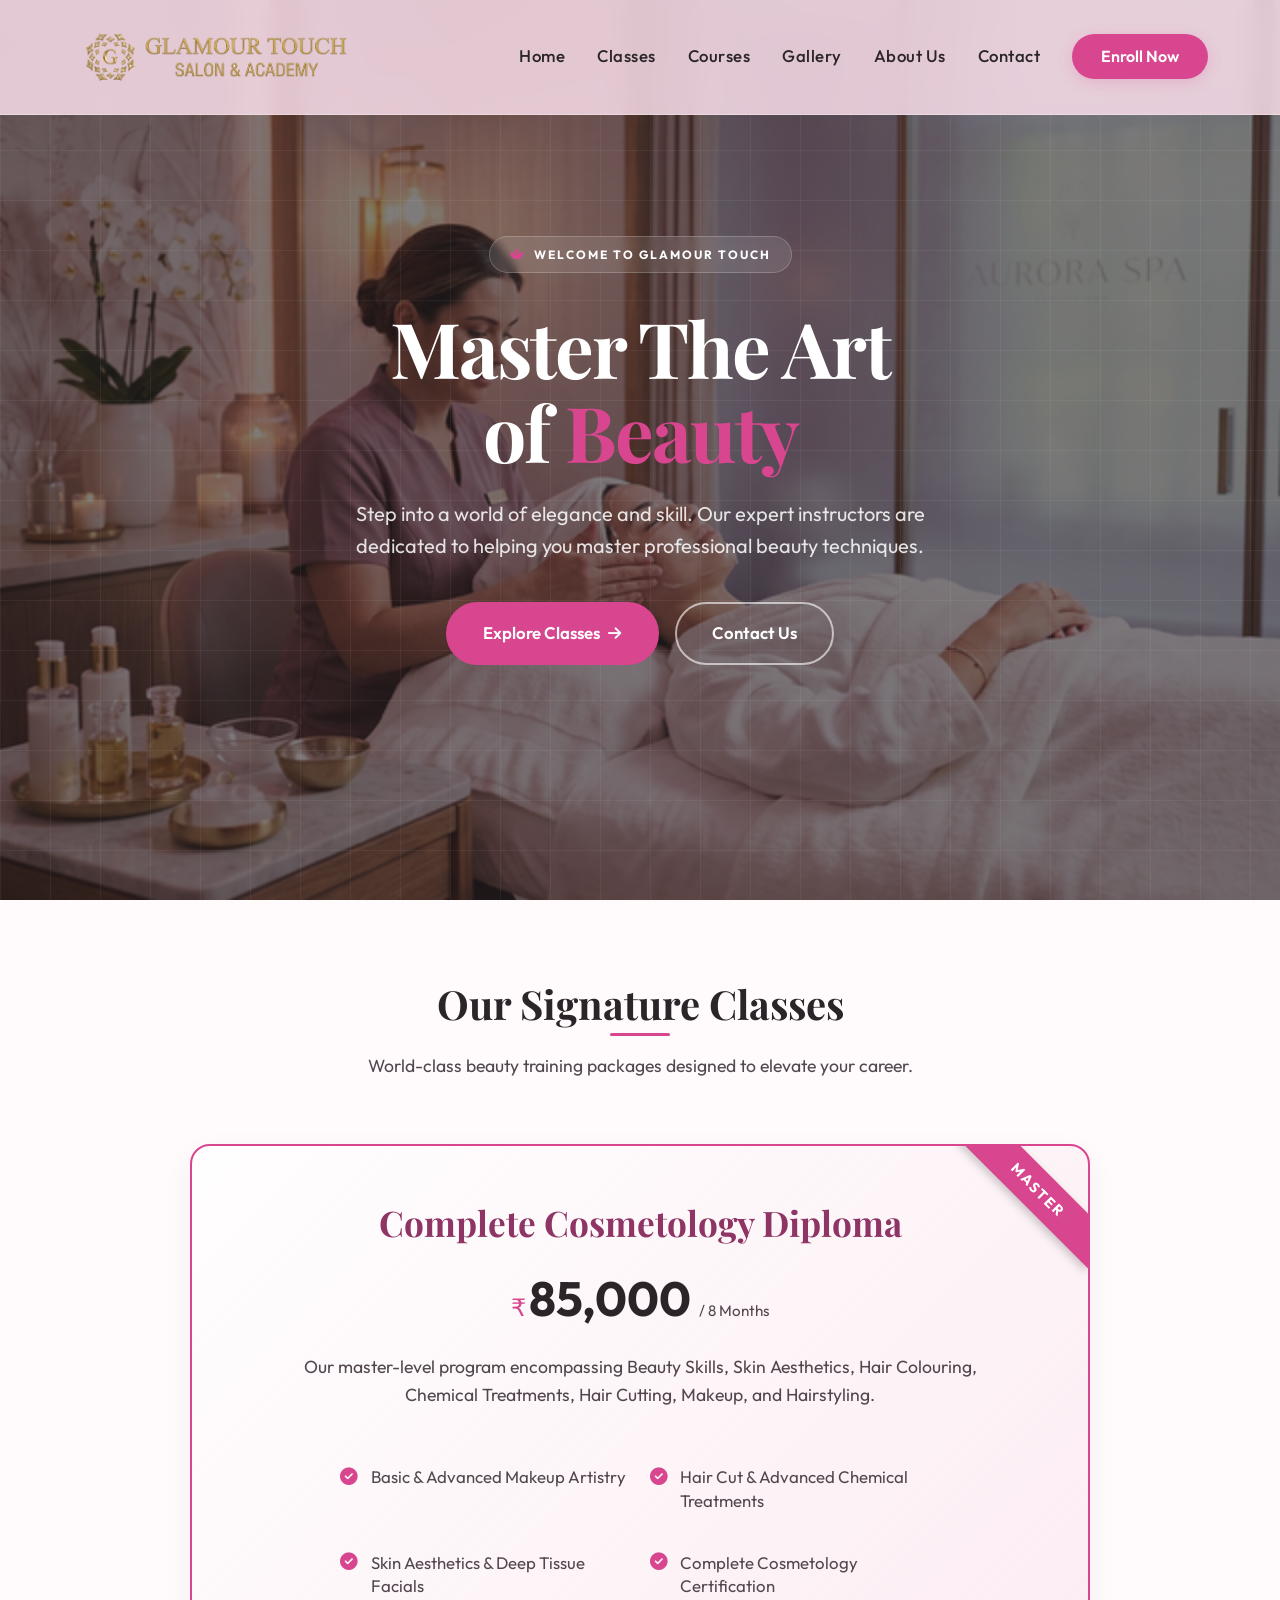
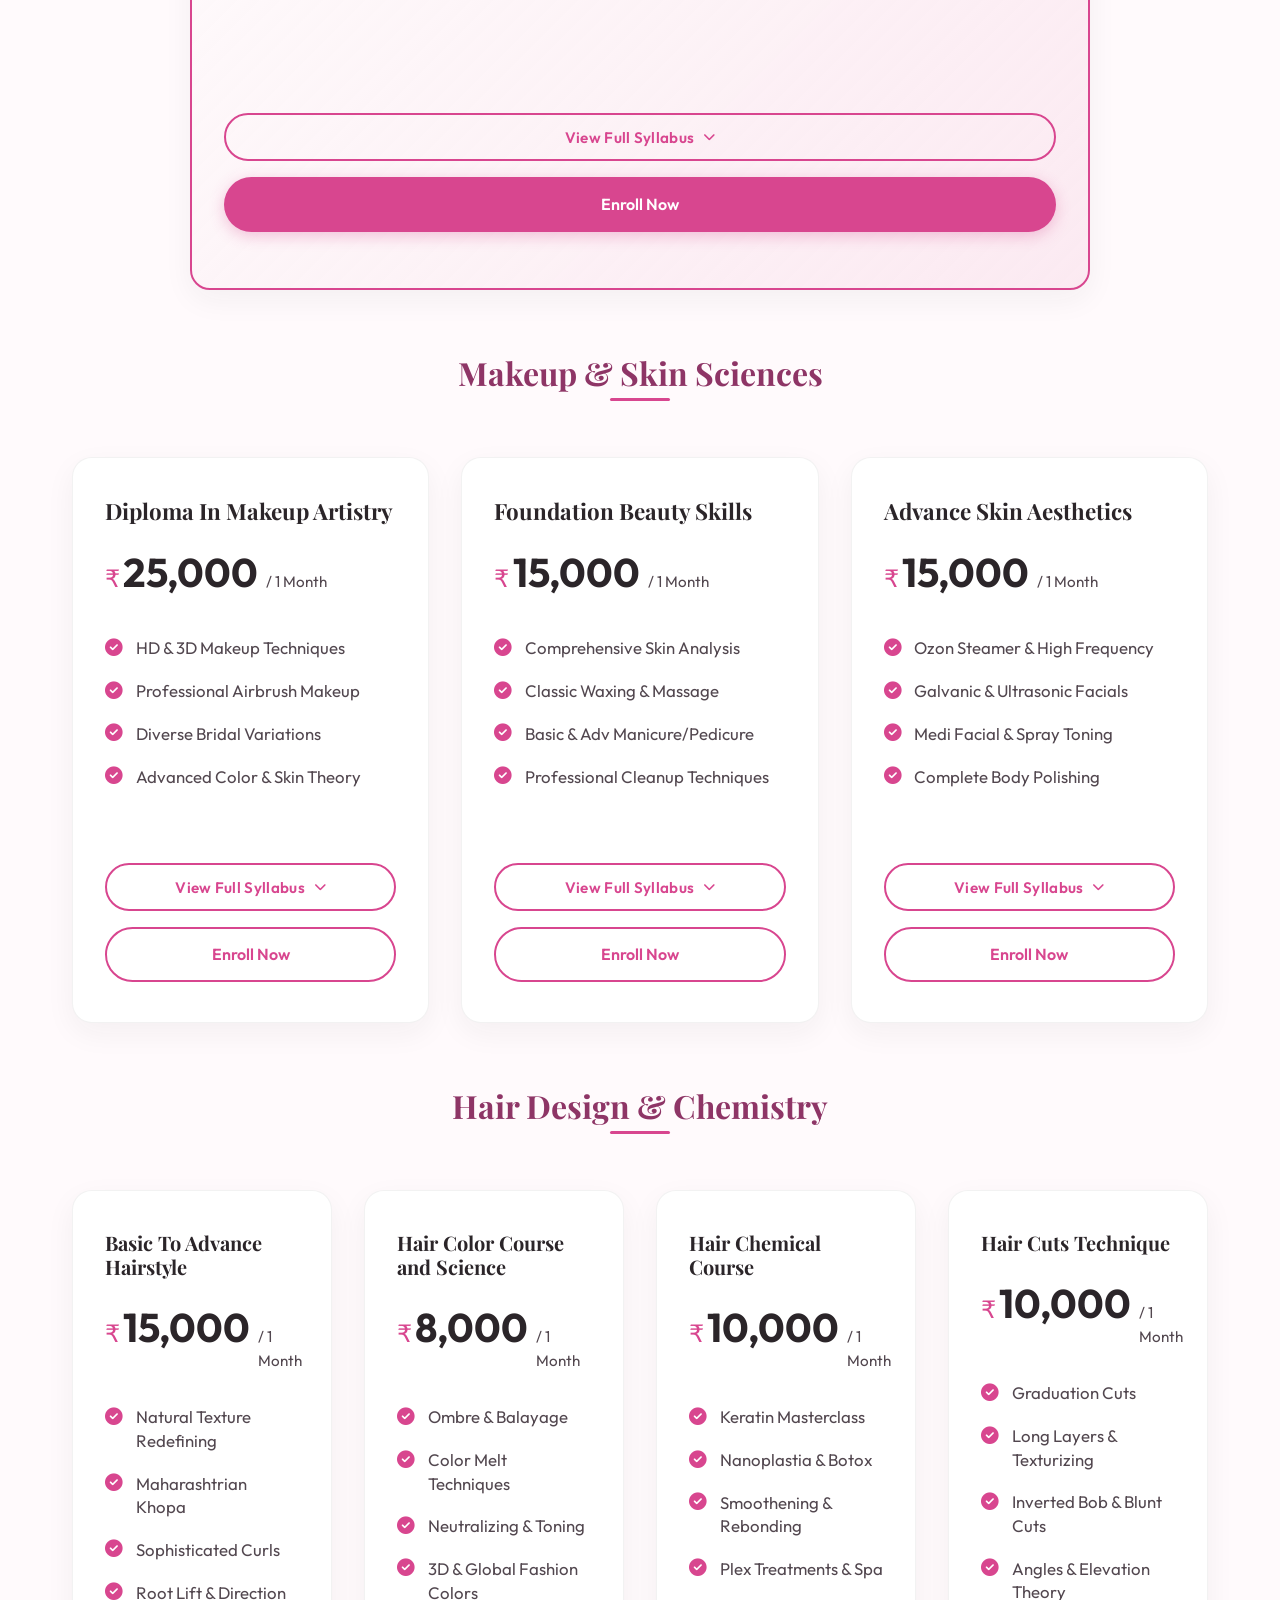
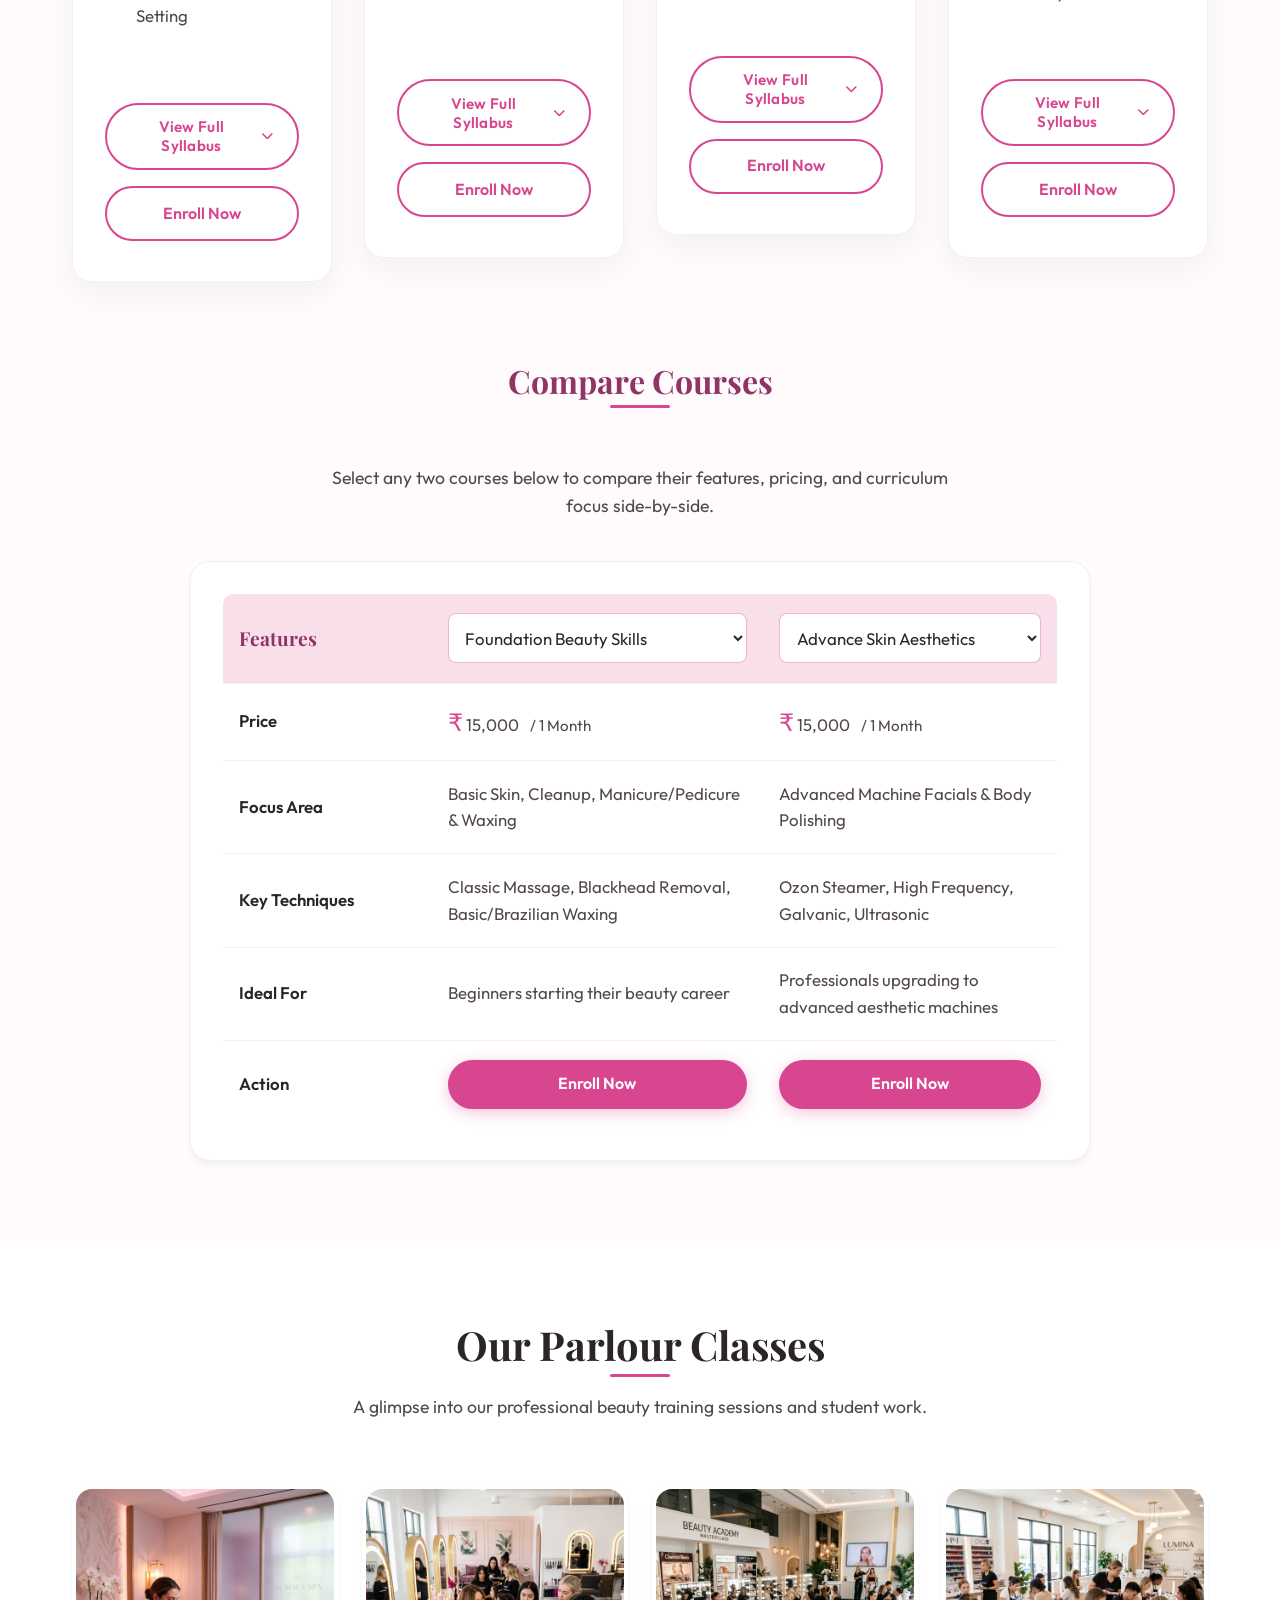
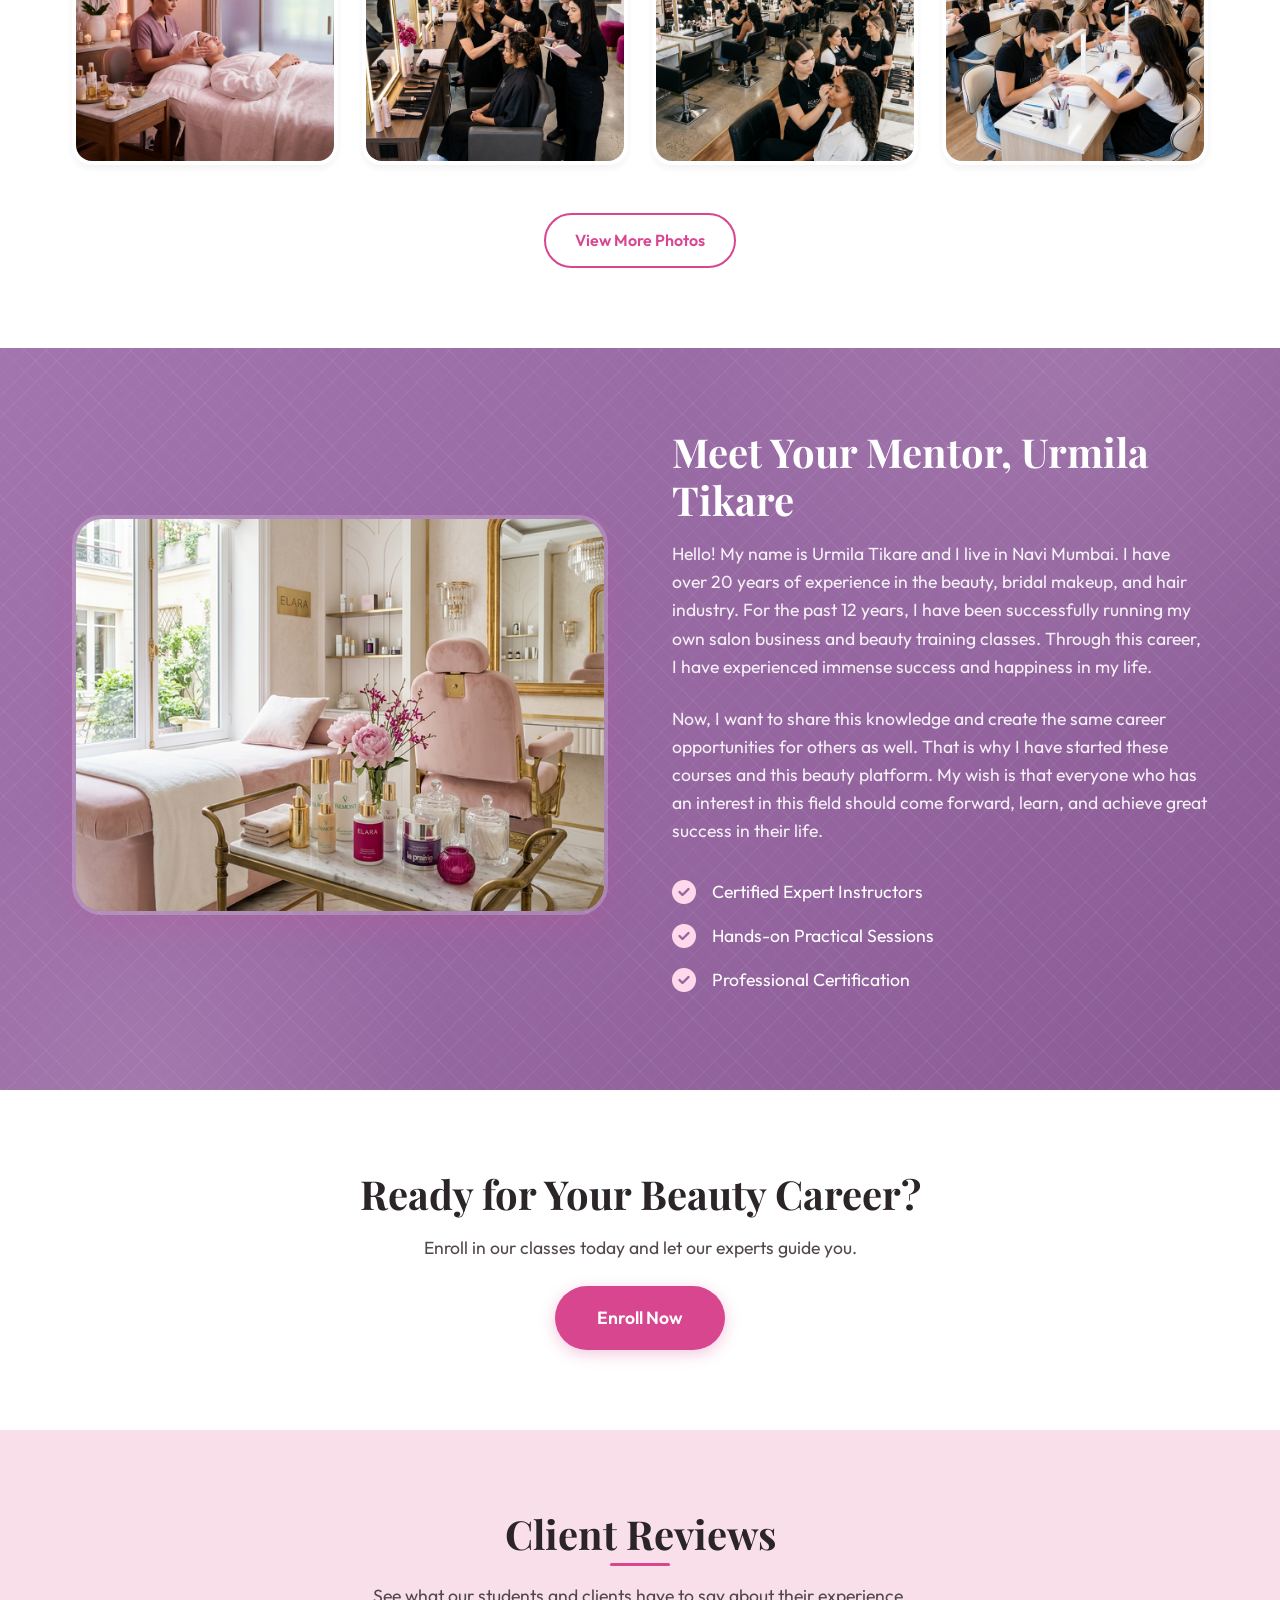
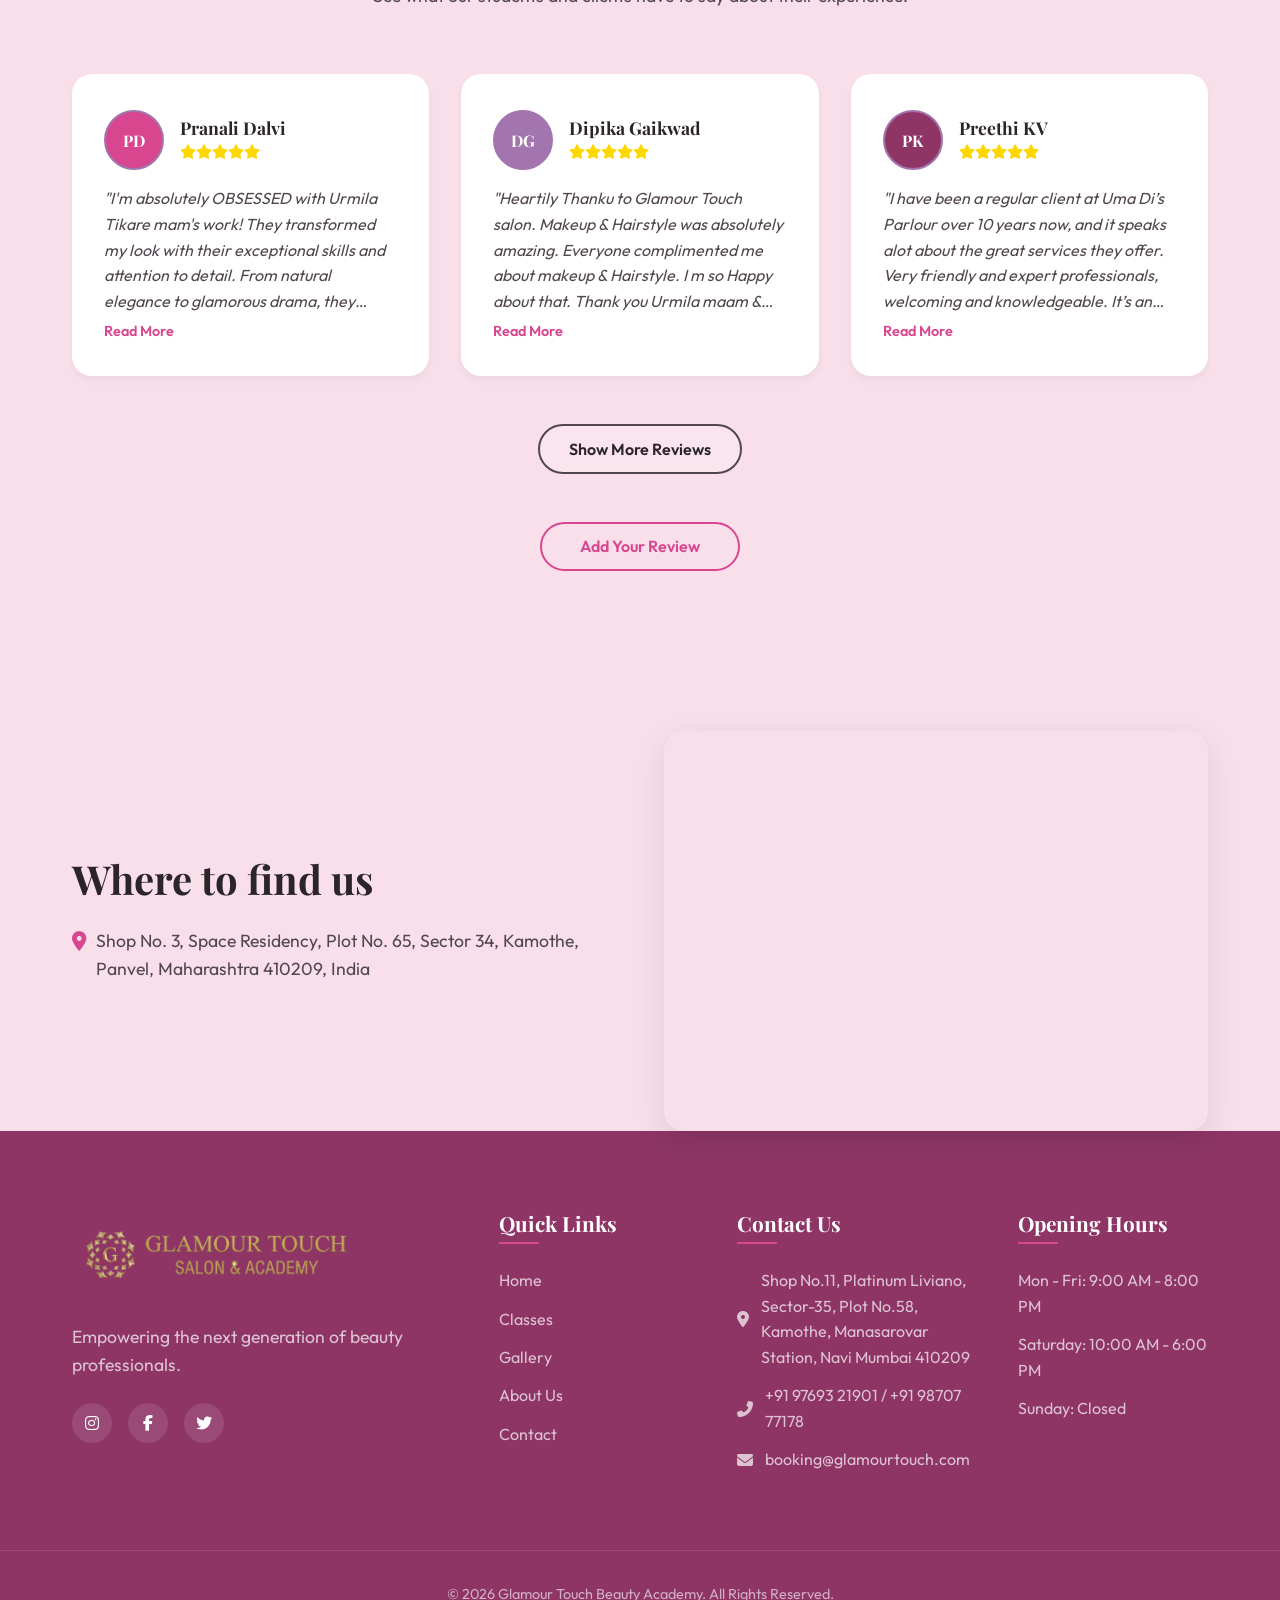
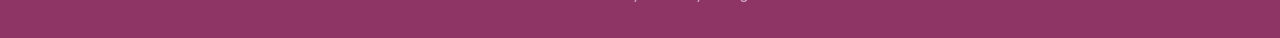
<file: index.html>
<!DOCTYPE html>
<html lang="en">

<head>
    <meta charset="UTF-8">
    <meta name="viewport" content="width=device-width, initial-scale=1.0">
    <title>Glamour Touch | Beauty Academy </title>
    <meta name="description"
        content="Experience premium beauty training at Glamour Touch. We offer professional classes in hair styling, makeup, skincare, and more.">
    <link rel="stylesheet" href="style.css">
    <link
        href="https://fonts.googleapis.com/css2?family=Outfit:wght@300;400;500;600;700&family=Playfair+Display:ital,wght@0,400;0,600;1,400&display=swap"
        rel="stylesheet">
    <link rel="stylesheet" href="https://cdnjs.cloudflare.com/ajax/libs/font-awesome/6.4.0/css/all.min.css">
</head>

<body>
    <header class="navbar">
        <div class="container nav-container">
            <a href="#" class="logo" style="display: flex; align-items: center; gap: 8px;">
                <img src="Logocutom.png" alt="Glamour Touch Logo" class="custom-logo">
            </a>
            <button class="menu-toggle" id="mobile-menu-btn" aria-label="Toggle navigation">
                <i class="fas fa-bars"></i>
            </button>
            <div class="nav-content" id="nav-content">
                <nav>
                    <ul class="nav-links" id="nav-links">
                        <li><a href="#home">Home</a></li>
                        <li><a href="#services">Classes</a></li>
                        <li><a href="#services">Courses</a></li>
                        <li><a href="#gallery">Gallery</a></li>
                        <li><a href="#about">About Us</a></li>
                        <li><a href="#contact">Contact</a></li>
                    </ul>
                </nav>
                <a href="#book" class="btn btn-outline nav-btn">Enroll Now</a>
            </div>
        </div>
    </header>

    <main>
        <!-- Hero Section -->
        <section id="home" class="hero-new">
            <div class="hero-bg">
                <img src="hero.png" alt="Glamour Touch Beauty Academy">
            </div>
            <div class="hero-grid"></div>
            <div class="container hero-container">
                <div class="hero-tag">
                    <i class="fa-solid fa-spa"></i> WELCOME TO GLAMOUR TOUCH
                </div>
                <h1 class="hero-title">Master The Art<br>of <span class="hero-highlight">Beauty</span></h1>
                <p class="hero-subtitle">Step into a world of elegance and skill. Our expert instructors are dedicated to helping you master professional beauty techniques.</p>
                <div class="hero-actions">
                    <a href="#services" class="btn-dark">Explore Classes</a>
                    <a href="#contact" class="btn-light-outline">Contact Us</a>
                </div>
            </div>
        </section>


        <!-- Curriculum Section -->
        <section id="services" class="curriculum section bg-light">
            <div class="container">
                <div class="section-header">
                    <h2>Our Signature Classes</h2>
                    <p>World-class beauty training packages designed to elevate your career.
                    </p>
                </div>

                <!-- Featured Master Course -->
                <div class="pricing-card premium-card">
                    <div class="premium-badge">Master</div>
                    <div class="card-header">
                        <h3>Complete Cosmetology Diploma</h3>
                        <div class="price">
                            <span class="currency">₹</span>85,000<span class="period">/ 8 Months</span>
                        </div>
                        <p style="margin-top: 1rem;">Our master-level program encompassing Beauty Skills, Skin
                            Aesthetics, Hair Colouring, Chemical Treatments, Hair Cutting, Makeup, and Hairstyling.</p>
                    </div>
                    <div class="card-body">
                        <ul class="pricing-features">
                            <li><i class="fas fa-check-circle"></i> Basic & Advanced Makeup Artistry</li>
                            <li><i class="fas fa-check-circle"></i> Hair Cut & Advanced Chemical Treatments</li>
                            <li><i class="fas fa-check-circle"></i> Skin Aesthetics & Deep Tissue Facials</li>
                            <li><i class="fas fa-check-circle"></i> Complete Cosmetology Certification</li>
                        </ul>
                    </div>
                    <div class="card-footer">
                        <button class="btn btn-outline btn-full syllabus-toggle-btn" aria-expanded="false"><span class="btn-label">View Full Syllabus</span><i class="fas fa-chevron-down btn-chevron"></i></button>
                        <div class="syllabus-panel"><div class="syllabus-inner">
                            <p class="syllabus-section-title">Subjects Covered</p>
                            <ul class="syllabus-list">
                                <li>Beauty Skills</li>
                                <li>Skin Aesthetics</li>
                                <li>Hair Colouring Techniques</li>
                                <li>Hair Chemical Treatments</li>
                                <li>Hair Cutting</li>
                                <li>Makeup</li>
                                <li>Hairstyling</li>
                            </ul>
                            <p class="syllabus-section-title">Additional Training Modules</p>
                            <ul class="syllabus-list">
                                <li>Self-Grooming & Personality Enhancement</li>
                                <li>Effective Marketing Strategies For Beauty Professionals</li>
                                <li>Photography Sessions For Portfolio Development</li>
                            </ul>
                        </div>
                        </div>
                        <a href="https://wa.me/919625091214?text=Hi%2C%20I%20want%20to%20enroll%20in%20the%20Complete%20Cosmetology%20Diploma!%20%0A*Duration%3A*%208%20Months%20%0A*Fees%3A*%20%E2%82%B985%2C000"
                            target="_blank" class="btn btn-primary btn-full" style="margin-top:1rem;">Enroll Now</a>
                    </div>
                </div>

                <!-- Category: Makeup & Skin -->
                <div class="category-header">
                    <h3>Makeup & Skin Sciences</h3>
                </div>
                <div class="pricing-grid">
                    <div class="pricing-card">
                        <div class="card-header">
                            <h3>Diploma In Makeup Artistry</h3>
                            <div class="price">
                                <span class="currency">₹</span>25,000<span class="period">/ 1 Month</span>
                            </div>
                        </div>
                        <div class="card-body">
                            <ul class="pricing-features">
                                <li><i class="fas fa-check-circle"></i> HD & 3D Makeup Techniques</li>
                                <li><i class="fas fa-check-circle"></i> Professional Airbrush Makeup</li>
                                <li><i class="fas fa-check-circle"></i> Diverse Bridal Variations</li>
                                <li><i class="fas fa-check-circle"></i> Advanced Color & Skin Theory</li>
                            </ul>
                        </div>
                        <div class="card-footer">
                            <button class="btn btn-outline btn-full syllabus-toggle-btn" aria-expanded="false"><span class="btn-label">View Full Syllabus</span><i class="fas fa-chevron-down btn-chevron"></i></button>
                            <div class="syllabus-panel"><div class="syllabus-inner">
                                <p class="syllabus-section-title">Makeup Theory</p>
                                <ul class="syllabus-list">
                                    <li>How To Become Professional Makeup Artist</li>
                                    <li>How To Make Portfolio</li>
                                    <li>Skin Types</li>
                                    <li>Face Shapes</li>
                                    <li>Blusher Technique</li>
                                    <li>Shading And Highlight Technique</li>
                                    <li>Eye Part Knowledge</li>
                                    <li>Lip Shape</li>
                                    <li>Airbrush Makeup</li>
                                    <li>HD Makeup</li>
                                    <li>3D Makeup</li>
                                    <li>Skin Disorders</li>
                                    <li>Product Knowledge</li>
                                    <li>Brush Knowledge</li>
                                </ul>
                                <p class="syllabus-section-title">Skin Types Covered</p>
                                <ul class="syllabus-list">
                                    <li>Dusky Skin</li>
                                    <li>Acne Prone Skin</li>
                                    <li>Vitiligo Skin</li>
                                    <li>Daily Hands On Practice</li>
                                    <li>Makeup Practice Material Available</li>
                                    <li>Media Marketing Session</li>
                                </ul>
                                <p class="syllabus-section-title">Makeup Demo With HD And 3D Techniques</p>
                                <ul class="syllabus-list">
                                    <li>Classic Basic Sider Makeup</li>
                                    <li>Haldi And Baby Shower Makeup Look</li>
                                    <li>HD Glass Skin Party And Reception Look</li>
                                    <li>Bridal Stormproof Makeup Look</li>
                                    <li>Airbrush Makeup Look</li>
                                    <li>All Types Of Religion Bridal Knowledge (Maharashtrian, Rajwadi, Muslim, South Indian, Bengali)</li>
                                </ul>
                            </div>
                            </div>
                            <a href="https://wa.me/919625091214?text=Hi%2C%20I%20want%20to%20enroll%20in%20the%20Diploma%20In%20Makeup%20Artistry!%20%0A*Duration%3A*%201%20Month%20%0A*Fees%3A*%20%E2%82%B925%2C000"
                                target="_blank" class="btn btn-outline btn-full" style="margin-top:1rem;">Enroll Now</a>
                        </div>
                    </div>

                    <div class="pricing-card">
                        <div class="card-header">
                            <h3>Foundation Beauty Skills</h3>
                            <div class="price">
                                <span class="currency">₹</span>15,000<span class="period">/ 1 Month</span>
                            </div>
                        </div>
                        <div class="card-body">
                            <ul class="pricing-features">
                                <li><i class="fas fa-check-circle"></i> Comprehensive Skin Analysis</li>
                                <li><i class="fas fa-check-circle"></i> Classic Waxing & Massage</li>
                                <li><i class="fas fa-check-circle"></i> Basic & Adv Manicure/Pedicure</li>
                                <li><i class="fas fa-check-circle"></i> Professional Cleanup Techniques</li>
                            </ul>
                        </div>
                        <div class="card-footer">
                            <button class="btn btn-outline btn-full syllabus-toggle-btn" aria-expanded="false"><span class="btn-label">View Full Syllabus</span><i class="fas fa-chevron-down btn-chevron"></i></button>
                            <div class="syllabus-panel"><div class="syllabus-inner">
                                <ul class="syllabus-list">
                                    <li>Hygiene And Grooming</li>
                                    <li>Sterilization</li>
                                    <li>Skin Structure</li>
                                    <li>Skin Functions</li>
                                    <li>Skin Analysis</li>
                                    <li>Type Of Skin</li>
                                    <li>Skin Disorders</li>
                                    <li>Skin Ph Level</li>
                                    <li>Client Drapping And Trally Preparation</li>
                                    <li>Threading</li>
                                    <li>International Massage Steps</li>
                                    <li>Manicure Basic And Advance</li>
                                    <li>Pedicure Basic And Advance</li>
                                    <li>Basic And Brazilian Waxing</li>
                                    <li>Cleanup</li>
                                    <li>Facial Massage</li>
                                    <li>Body Massage</li>
                                    <li>Face Bleach</li>
                                    <li>Body Bleach</li>
                                </ul>
                            </div>
                            </div>
                            <a href="https://wa.me/919625091214?text=Hi%2C%20I%20want%20to%20enroll%20in%20the%20Foundation%20Beauty%20Skills%20course!%20%0A*Duration%3A*%201%20Month%20%0A*Fees%3A*%20%E2%82%B915%2C000"
                                target="_blank" class="btn btn-outline btn-full" style="margin-top:1rem;">Enroll Now</a>
                        </div>
                    </div>

                    <div class="pricing-card">
                        <div class="card-header">
                            <h3>Advance Skin Aesthetics</h3>
                            <div class="price">
                                <span class="currency">₹</span>15,000<span class="period">/ 1 Month</span>
                            </div>
                        </div>
                        <div class="card-body">
                            <ul class="pricing-features">
                                <li><i class="fas fa-check-circle"></i> Ozon Steamer & High Frequency</li>
                                <li><i class="fas fa-check-circle"></i> Galvanic & Ultrasonic Facials</li>
                                <li><i class="fas fa-check-circle"></i> Medi Facial & Spray Toning</li>
                                <li><i class="fas fa-check-circle"></i> Complete Body Polishing</li>
                            </ul>
                        </div>
                        <div class="card-footer">
                            <button class="btn btn-outline btn-full syllabus-toggle-btn" aria-expanded="false"><span class="btn-label">View Full Syllabus</span><i class="fas fa-chevron-down btn-chevron"></i></button>
                            <div class="syllabus-panel"><div class="syllabus-inner">
                                <ul class="syllabus-list">
                                    <li>Hygiene And Grooming</li>
                                    <li>Sterilization</li>
                                    <li>Skin Structure</li>
                                    <li>Skin Functions</li>
                                    <li>Skin Analysis</li>
                                    <li>Type Of Skin</li>
                                    <li>Skin Disorders</li>
                                    <li>Skin Ph Level</li>
                                    <li>International Massage Steps</li>
                                    <li>Ozon Steamer</li>
                                    <li>Setting And Non Setting Mask</li>
                                    <li>Brushing Unit With Advance Cleanup</li>
                                    <li>High-Frequency Machine With Pimples Treatment</li>
                                    <li>High Frequency With Dandruff And Hairfall Control Treatment</li>
                                    <li>Galvanic Current With Pigmentation Facial</li>
                                    <li>Ultrasonic With Tightening Facial</li>
                                    <li>Hydra Facial</li>
                                    <li>Thermal Acne Treatment</li>
                                    <li>Medi Facial</li>
                                    <li>Lymphatic Cupping Facial</li>
                                    <li>Radio Frequency</li>
                                    <li>Spray Toning</li>
                                    <li>Led Face Mask</li>
                                    <li>Body Spa And Body Polishing</li>
                                </ul>
                            </div>
                            </div>
                            <a href="https://wa.me/919625091214?text=Hi%2C%20I%20want%20to%20enroll%20in%20the%20Advance%20Skin%20Aesthetics%20course!%20%0A*Duration%3A*%201%20Month%20%0A*Fees%3A*%20%E2%82%B915%2C000"
                                target="_blank" class="btn btn-outline btn-full" style="margin-top:1rem;">Enroll Now</a>
                        </div>
                    </div>
                </div>

                <!-- Category: Hair Design -->
                <div class="category-header">
                    <h3>Hair Design & Chemistry</h3>
                </div>
                <div class="pricing-grid grid-4">
                    <div class="pricing-card">
                        <div class="card-header">
                            <h3 style="font-size: 1.25rem;">Basic To Advance Hairstyle</h3>
                            <div class="price">
                                <span class="currency">₹</span>15,000<span class="period">/ 1 Month</span>
                            </div>
                        </div>
                        <div class="card-body">
                            <ul class="pricing-features">
                                <li><i class="fas fa-check-circle"></i> Natural Texture Redefining</li>
                                <li><i class="fas fa-check-circle"></i> Maharashtrian Khopa</li>
                                <li><i class="fas fa-check-circle"></i> Sophisticated Curls</li>
                                <li><i class="fas fa-check-circle"></i> Root Lift & Direction Setting</li>
                            </ul>
                        </div>
                        <div class="card-footer">
                            <button class="btn btn-outline btn-full syllabus-toggle-btn" aria-expanded="false"><span class="btn-label">View Full Syllabus</span><i class="fas fa-chevron-down btn-chevron"></i></button>
                            <div class="syllabus-panel"><div class="syllabus-inner">
                                <ul class="syllabus-list">
                                    <li>Redefining & Enhancing Natural Hair Texture</li>
                                    <li>Open Hairstyles With Their Variations</li>
                                    <li>Maharashtrian Khopa And Other Bun Variations</li>
                                    <li>Messy Ponytail And Ponytail Variations</li>
                                    <li>Backcombing And Root Lift Techniques</li>
                                    <li>Understanding Hair Types — Textures, Density & Thickness</li>
                                    <li>Building The Look — Pre-Drying Techniques, Sectioning And Preparation</li>
                                    <li>Product & Tools Knowledge — How To Protect And Care For Hair While Styling</li>
                                    <li>Analyzing And Manipulating The Direction Of Curls And Directional Setting</li>
                                    <li>Creating Sophisticated Curls With Hot Tools</li>
                                </ul>
                            </div>
                            </div>
                            <a href="https://wa.me/919625091214?text=Hi%2C%20I%20want%20to%20enroll%20in%20the%20Basic%20To%20Advance%20Hairstyle%20course!%20%0A*Duration%3A*%201%20Month%20%0A*Fees%3A*%20%E2%82%B915%2C000"
                                target="_blank" class="btn btn-outline btn-full" style="margin-top:1rem;">Enroll Now</a>
                        </div>
                    </div>

                    <div class="pricing-card">
                        <div class="card-header">
                            <h3 style="font-size: 1.25rem;">Hair Color Course and Science</h3>
                            <div class="price">
                                <span class="currency">₹</span>8,000<span class="period">/ 1 Month</span>
                            </div>
                        </div>
                        <div class="card-body">
                            <ul class="pricing-features">
                                <li><i class="fas fa-check-circle"></i> Ombre & Balayage</li>
                                <li><i class="fas fa-check-circle"></i> Color Melt Techniques</li>
                                <li><i class="fas fa-check-circle"></i> Neutralizing & Toning</li>
                                <li><i class="fas fa-check-circle"></i> 3D & Global Fashion Colors</li>
                            </ul>
                        </div>
                        <div class="card-footer">
                            <button class="btn btn-outline btn-full syllabus-toggle-btn" aria-expanded="false"><span class="btn-label">View Full Syllabus</span><i class="fas fa-chevron-down btn-chevron"></i></button>
                            <div class="syllabus-panel"><div class="syllabus-inner">
                                <ul class="syllabus-list">
                                    <li>Hair Shaft & Composition Of Hair Shaft</li>
                                    <li>Layers Of Hair Shaft</li>
                                    <li>Knowledge Of Cuticle And Cortex Layers</li>
                                    <li>Ph Balance Of Hair</li>
                                    <li>Analysis Of Hair & Consultation Tips Before The Treatment</li>
                                </ul>
                                <p class="syllabus-section-title">Hair Color Theory</p>
                                <ul class="syllabus-list">
                                    <li>Definition of Color</li>
                                    <li>Color Wheel</li>
                                    <li>Warm / Cool Colors</li>
                                    <li>Color Neutralizing</li>
                                    <li>ICC Chart</li>
                                    <li>Undertones</li>
                                    <li>Reflections</li>
                                    <li>Natural Lightening</li>
                                    <li>Skin Sensitivity Test</li>
                                    <li>Hair Color Science</li>
                                    <li>Knowledge About Hair Developer</li>
                                    <li>Knowledge About Pre Lighteners</li>
                                    <li>Knowledge About Color Tubes</li>
                                    <li>Key Points While Coloring</li>
                                    <li>Nature of Hair Color</li>
                                    <li>Hygiene & Precautions</li>
                                    <li>Reasons of Hair Color</li>
                                    <li>Root Touch Up</li>
                                    <li>Factors That Influence Hair Color</li>
                                    <li>Global Dye Color</li>
                                </ul>
                                <p class="syllabus-section-title">Global Fashion Color</p>
                                <ul class="syllabus-list">
                                    <li>Weaving Highlights</li>
                                    <li>Slicing Highlights</li>
                                    <li>Zig Zag Highlights</li>
                                </ul>
                                <p class="syllabus-section-title">Hair Color Techniques</p>
                                <ul class="syllabus-list">
                                    <li>Ombre</li>
                                    <li>Balayage</li>
                                    <li>Color Melt</li>
                                    <li>Neutralizing / Toning</li>
                                    <li>3D Coloring</li>
                                    <li>Funky Colors</li>
                                </ul>
                            </div>
                            </div>
                            <a href="https://wa.me/919625091214?text=Hi%2C%20I%20want%20to%20enroll%20in%20the%20Hair%20Color%20Course!%20%0A*Duration%3A*%201%20Month%20%0A*Fees%3A*%20%E2%82%B98%2C000"
                                target="_blank" class="btn btn-outline btn-full" style="margin-top:1rem;">Enroll Now</a>
                        </div>
                    </div>

                    <div class="pricing-card">
                        <div class="card-header">
                            <h3 style="font-size: 1.25rem;">Hair Chemical Course</h3>
                            <div class="price">
                                <span class="currency">₹</span>10,000<span class="period">/ 1 Month</span>
                            </div>
                        </div>
                        <div class="card-body">
                            <ul class="pricing-features">
                                <li><i class="fas fa-check-circle"></i> Keratin Masterclass</li>
                                <li><i class="fas fa-check-circle"></i> Nanoplastia & Botox</li>
                                <li><i class="fas fa-check-circle"></i> Smoothening & Rebonding</li>
                                <li><i class="fas fa-check-circle"></i> Plex Treatments & Spa</li>
                            </ul>
                        </div>
                        <div class="card-footer">
                            <button class="btn btn-outline btn-full syllabus-toggle-btn" aria-expanded="false"><span class="btn-label">View Full Syllabus</span><i class="fas fa-chevron-down btn-chevron"></i></button>
                            <div class="syllabus-panel"><div class="syllabus-inner">
                                <ul class="syllabus-list">
                                    <li>Hair Science Theory</li>
                                    <li>Hair Shaft & Composition Of Hair Shaft</li>
                                    <li>Layers Of Hair Shaft</li>
                                    <li>Knowledge Of Cuticle And Cortex Layers</li>
                                    <li>Ph Balance Of Hair</li>
                                    <li>Analysis Of Hair & Consultation Tips Before The Treatment</li>
                                    <li>Type Of Shampoos</li>
                                </ul>
                                <p class="syllabus-section-title">Chemical Treatments Theory</p>
                                <ul class="syllabus-list">
                                    <li>Dandruff Treatment</li>
                                    <li>Keratin Treatment Intro</li>
                                    <li>Keratin Treatment</li>
                                    <li>Hair SPA & Protein Treatment</li>
                                    <li>Precautions & Aftercare</li>
                                    <li>Straightening / Smoothening / Rebonding</li>
                                    <li>Nanoplastia Treatment</li>
                                    <li>Nanoplastia Procedure</li>
                                    <li>Process For Smoothening</li>
                                    <li>Difference Between Bond Building / Plex Treatment</li>
                                    <li>Hair Fall Treatment</li>
                                    <li>Steps For Plex Treatment</li>
                                    <li>Plex With Color And Smoothening</li>
                                </ul>
                                <p class="syllabus-section-title">Chemical Treatments Techniques</p>
                                <ul class="syllabus-list">
                                    <li>Spa</li>
                                    <li>Dandruff Treatment</li>
                                    <li>Hair Fall Treatment</li>
                                    <li>Massage Techniques</li>
                                    <li>Ola Plex Treatment</li>
                                    <li>Keratin Treatment</li>
                                    <li>Nanoplastia Treatment</li>
                                    <li>Botox Treatment</li>
                                    <li>Bluetox Treatment</li>
                                </ul>
                                <p class="syllabus-section-title">Permanent Treatments</p>
                                <ul class="syllabus-list">
                                    <li>Permanent Smoothening</li>
                                    <li>Permanent Straightening</li>
                                    <li>Permanent Rebonding</li>
                                    <li>Permanent Perming Treatment</li>
                                </ul>
                            </div>
                            </div>
                            <a href="https://wa.me/919625091214?text=Hi%2C%20I%20want%20to%20enroll%20in%20the%20Hair%20Chemical%20Course!%20%0A*Duration%3A*%201%20Month%20%0A*Fees%3A*%20%E2%82%B910%2C000"
                                target="_blank" class="btn btn-outline btn-full" style="margin-top:1rem;">Enroll Now</a>
                        </div>
                    </div>

                    <div class="pricing-card">
                        <div class="card-header">
                            <h3 style="font-size: 1.25rem;">Hair Cuts Technique</h3>
                            <div class="price">
                                <span class="currency">₹</span>10,000<span class="period">/ 1 Month</span>
                            </div>
                        </div>
                        <div class="card-body">
                            <ul class="pricing-features">
                                <li><i class="fas fa-check-circle"></i> Graduation Cuts</li>
                                <li><i class="fas fa-check-circle"></i> Long Layers & Texturizing</li>
                                <li><i class="fas fa-check-circle"></i> Inverted Bob & Blunt Cuts</li>
                                <li><i class="fas fa-check-circle"></i> Angles & Elevation Theory</li>
                            </ul>
                        </div>
                        <div class="card-footer">
                            <button class="btn btn-outline btn-full syllabus-toggle-btn" aria-expanded="false"><span class="btn-label">View Full Syllabus</span><i class="fas fa-chevron-down btn-chevron"></i></button>
                            <div class="syllabus-panel"><div class="syllabus-inner">
                                <ul class="syllabus-list">
                                    <li>Knowledge About Tools Required & Precautions While Cutting</li>
                                    <li>Sections, Subsections In Hair Cutting</li>
                                    <li>Anatomy Of Head With Combing Terms</li>
                                    <li>Knowledge About Degrees & Elevation In A Haircut</li>
                                    <li>Knowledge About Guidelines & Texturizing</li>
                                    <li>Scissors And Comb Holding And Practice</li>
                                    <li>Styling Products</li>
                                </ul>
                                <p class="syllabus-section-title">Hair Cut Techniques</p>
                                <ul class="syllabus-list">
                                    <li>One Length Straight Cut</li>
                                    <li>U Haircut</li>
                                    <li>Square Cut</li>
                                    <li>Feather Cut</li>
                                    <li>Reverse Graduation Cut</li>
                                    <li>Sliding Cut</li>
                                    <li>Natural Graduation Cut</li>
                                    <li>Multi Layer Cut</li>
                                    <li>Forward Graduation Cut</li>
                                    <li>Long Layers Cut</li>
                                    <li>Blunt Straight Cut</li>
                                    <li>Blunt U Cut</li>
                                    <li>Front Fringes</li>
                                    <li>Inverted Bob Cut</li>
                                    <li>Wedge Cut</li>
                                    <li>Gents Cut</li>
                                </ul>
                                <p class="syllabus-section-title">Hair Setting</p>
                                <ul class="syllabus-list">
                                    <li>Blowdry In Turn</li>
                                    <li>Blowdry Out Turn</li>
                                    <li>Blowdry In Curl</li>
                                    <li>Blowdry Out Curl</li>
                                    <li>Hair Temporary Straight</li>
                                    <li>Beach Waves</li>
                                    <li>Crimping</li>
                                    <li>Conical Tongs</li>
                                    <li>Tong With T Machine</li>
                                </ul>
                            </div>
                            </div>
                            <a href="https://wa.me/919625091214?text=Hi%2C%20I%20want%20to%20enroll%20in%20the%20Hair%20Cuts%20Technique%20course!%20%0A*Duration%3A*%201%20Month%20%0A*Fees%3A*%20%E2%82%B910%2C000"
                                target="_blank" class="btn btn-outline btn-full" style="margin-top:1rem;">Enroll Now</a>
                        </div>
                    </div>
                </div>

                <!-- Course Comparison Section -->
                <div class="comparison-section" style="margin-top: 5rem;">
                    <div class="category-header">
                        <h3>Compare Courses</h3>
                    </div>
                    <p style="text-align: center; max-width: 650px; margin: 0 auto 2.5rem;">Select any two courses below to compare their features, pricing, and curriculum focus side-by-side.</p>
                    
                    <div class="comparison-table-container" style="overflow-x: auto;">
                        <table class="comparison-table" id="course-comparison-table">
                            <thead>
                                <tr>
                                    <th>Features</th>
                                    <th>
                                        <select id="course-select-1" class="course-select-dropdown" aria-label="Select first course to compare">
                                            <!-- populated via JS -->
                                        </select>
                                    </th>
                                    <th>
                                        <select id="course-select-2" class="course-select-dropdown" aria-label="Select second course to compare">
                                            <!-- populated via JS -->
                                        </select>
                                    </th>
                                </tr>
                            </thead>
                            <tbody>
                                <!-- Populated dynamically by JS -->
                            </tbody>
                        </table>
                    </div>
                </div>

            </div>
        </section>

        <!-- Gallery Section -->
        <section id="gallery" class="gallery section">
            <div class="container">
                <div class="section-header">
                    <h2>Our Parlour Classes</h2>
                    <p>A glimpse into our professional beauty training sessions and student work.</p>
                </div>
                <input type="checkbox" id="gallery-toggle" class="gallery-toggle-checkbox">

                <div class="gallery-grid">
                    <div class="gallery-item">
                        <img src="hero.png" alt="Salon overview">
                    </div>
                    <div class="gallery-item">
                        <img src="class_hair.png" alt="Hair Styling Class">
                    </div>
                    <div class="gallery-item">
                        <img src="class_makeup.png" alt="Makeup Masterclass">
                    </div>
                    <div class="gallery-item">
                        <img src="class_nails.png" alt="Nail Art Session">
                    </div>
                    <!-- Extra images (hidden initially) -->
                    <div class="gallery-item hidden-item">
                        <img src="class_massage.png" alt="Spa and Massage Class">
                    </div>
                    <div class="gallery-item hidden-item">
                        <img src="class_facial.png" alt="Facial Skincare Training">
                    </div>
                    <div class="gallery-item hidden-item">
                        <img src="class_products.png" alt="Beauty Product Masterclass">
                    </div>
                    <div class="gallery-item hidden-item">
                        <img src="class_hair2.png" alt="Advanced Hair Coloring">
                    </div>
                </div>

                <div class="gallery-cta" style="text-align: center; margin-top: 3rem;">
                    <label for="gallery-toggle" class="btn btn-outline gallery-toggle-btn">
                        <span class="show-more">View More Photos</span>
                        <span class="show-less">View Less Photos</span>
                    </label>
                </div>
            </div>
        </section>

        <!-- About Section -->
        <section id="about" class="about section banner-section">
            <div class="container about-container">
                <div class="about-image">
                    <img src="about.png" alt="Luxury Beauty Academy Interior" class="about-img">
                </div>
                <div class="about-text">
                    <h2>Meet Your Mentor, Urmila Tikare</h2>
                    <p>Hello! My name is Urmila Tikare and I live in Navi Mumbai. I have over 20 years of experience in
                        the beauty, bridal makeup, and hair industry. For the past 12 years, I have been successfully
                        running my own salon business and beauty training classes. Through this career, I have
                        experienced immense success and happiness in my life.</p>
                    <p>Now, I want to share this knowledge and create the same career opportunities for others as well.
                        That is why I have started these courses and this beauty platform. My wish is that everyone who
                        has an interest in this field should come forward, learn, and achieve great success in their
                        life.</p>
                    <ul class="features-list">
                        <li><i class="fas fa-check-circle"></i> Certified Expert Instructors</li>
                        <li><i class="fas fa-check-circle"></i> Hands-on Practical Sessions</li>
                        <li><i class="fas fa-check-circle"></i> Professional Certification</li>
                    </ul>
                </div>
            </div>
        </section>

        <!-- CTA Section -->
        <section class="cta section">
            <div class="container cta-container">
                <h2>Ready for Your Beauty Career?</h2>
                <p>Enroll in our classes today and let our experts guide you.</p>
                <a href="#book" class="btn btn-primary btn-large">Enroll Now</a>
            </div>
        </section>
    </main>

    <!-- Reviews Section -->
    <section class="reviews section">
        <div class="container">
            <div class="section-header">
                <h2>Client Reviews</h2>
                <p>See what our students and clients have to say about their experience.</p>
            </div>

            <div class="reviews-grid" id="reviews-grid">
                <!-- Original Content -->
                <div class="review-card">
                    <div class="review-header">
                        <div class="reviewer-img fallback-avatar" style="background-color: var(--accent-color); display: flex; align-items: center; justify-content: center; color: white; font-weight: bold; font-family: var(--font-heading);">PD</div>
                        <div>
                            <h4>Pranali Dalvi</h4>
                            <div class="rating">
                                <i class="fas fa-star"></i><i class="fas fa-star"></i><i
                                    class="fas fa-star"></i><i class="fas fa-star"></i><i
                                    class="fas fa-star"></i>
                            </div>
                        </div>
                    </div>
                    <p class="review-text-content">"I'm absolutely OBSESSED with Urmila Tikare mam's work! They transformed my look with their exceptional skills and attention to detail. From natural elegance to glamorous drama, they nailed every look I asked for.❤🥰✨<br><br>Their professionalism, communication, and creativity are top-notch. They listened to my ideas and brought their own expertise to the table, resulting in a stunning final look that exceeded my expectations.😍😍<br><br>If you're looking for a reliable, talented, and sweet makeup artist, look no further! Urmila Tikare Mam is THE one. Can't wait to work with them again! 💄💕"</p>
                </div>
                <!-- Card 2 -->
                <div class="review-card">
                    <div class="review-header">
                        <div class="reviewer-img fallback-avatar" style="background-color: var(--banner-color); display: flex; align-items: center; justify-content: center; color: white; font-weight: bold; font-family: var(--font-heading);">DG</div>
                        <div>
                            <h4>Dipika Gaikwad</h4>
                            <div class="rating">
                                <i class="fas fa-star"></i><i class="fas fa-star"></i><i
                                    class="fas fa-star"></i><i class="fas fa-star"></i><i
                                    class="fas fa-star"></i>
                            </div>
                        </div>
                    </div>
                    <p class="review-text-content">"Heartily Thanku to Glamour Touch salon. Makeup & Hairstyle was absolutely amazing. Everyone complimented me about makeup & Hairstyle. I m so Happy about that. Thank you Urmila maam & Sanskriti Di😊"</p>
                </div>
                <!-- Card 3 -->
                <div class="review-card">
                    <div class="review-header">
                        <div class="reviewer-img fallback-avatar" style="background-color: var(--footer-color); display: flex; align-items: center; justify-content: center; color: white; font-weight: bold; font-family: var(--font-heading);">PK</div>
                        <div>
                            <h4>Preethi KV</h4>
                            <div class="rating">
                                <i class="fas fa-star"></i><i class="fas fa-star"></i><i
                                    class="fas fa-star"></i><i class="fas fa-star"></i><i
                                    class="fas fa-star"></i>
                            </div>
                        </div>
                    </div>
                    <p class="review-text-content">"I have been a regular client at Uma Di’s Parlour over 10 years now, and it speaks alot about the great services they offer. Very friendly and expert professionals, welcoming and knowledgeable. It’s an ease to have a parlour just right next door! Must try services! Deepika, Pranali, Komal are great in the services they offer and Uma Di, is the owner and herself quite a professional in everything she does. It feels like family to visit here."</p>
                </div>
                
                <!-- Hidden Reviews for Show More -->
                <div class="review-card hidden-review">
                    <div class="review-header">
                        <div class="reviewer-img fallback-avatar" style="background-color: var(--text-color); display: flex; align-items: center; justify-content: center; color: white; font-weight: bold; font-family: var(--font-heading);">KP</div>
                        <div>
                            <h4>Kalpana Prasad</h4>
                            <div class="rating">
                                <i class="fas fa-star"></i><i class="fas fa-star"></i><i
                                    class="fas fa-star"></i><i class="fas fa-star"></i><i
                                    class="fas fa-star"></i>
                            </div>
                        </div>
                    </div>
                    <p class="review-text-content">"Extraordinary makeup and hair style that builds great confidence when I go for a stage performance. It couldn't have been possible without you Urmila jee. You are a great Artist who has the power to give a Divine Look. Always loved your work 😍😍❣️❣️"</p>
                </div>
            </div>

            <div style="text-align: center; margin-top: 1rem; margin-bottom: 2rem;">
                <button id="show-more-reviews-btn" class="btn btn-secondary" style="color: var(--text-color); border-color: var(--text-light);">Show More Reviews</button>
            </div>

            <div class="reviews-cta" id="review-cta-container" style="text-align: center; margin-top: 3rem;">
                <button id="add-review-btn" class="btn btn-outline" style="min-width: 200px; cursor: pointer;">Add Your Review</button>
                <div id="review-input-container" style="display: none; max-width: 600px; margin: 0 auto; width: 100%; text-align: left; background: var(--white); padding: 2.5rem; border-radius: 12px; box-shadow: 0 10px 30px rgba(0,0,0,0.1);">
                    <h3 style="margin-bottom: 1.5rem; color: var(--text-color); font-family: var(--font-heading); font-size: 1.5rem; text-align: center;">Write a Review</h3>
                    <div style="margin-bottom: 1.2rem;">
                        <label for="review-name" style="display: block; margin-bottom: 0.5rem; color: var(--text-color); font-weight: 500;">Your Name</label>
                        <input type="text" id="review-name" class="review-input-field" placeholder="Enter your full name" style="width: 100%; box-sizing: border-box; padding: 0.8rem 1rem; border: 1px solid #ddd; border-radius: 6px; font-family: var(--font-body); background: var(--bg-color);">
                    </div>
                    <div style="margin-bottom: 1.5rem;">
                        <label style="display: block; margin-bottom: 0.5rem; color: var(--text-color); font-weight: 500;">Rating</label>
                        <div class="rating-select" id="rating-select" style="color: #ddd; font-size: 1.8rem; cursor: pointer; display: flex; gap: 0.2rem;">
                            <i class="fas fa-star" data-value="1"></i>
                            <i class="fas fa-star" data-value="2"></i>
                            <i class="fas fa-star" data-value="3"></i>
                            <i class="fas fa-star" data-value="4"></i>
                            <i class="fas fa-star" data-value="5"></i>
                        </div>
                    </div>
                    <div style="margin-bottom: 1.5rem;">
                        <label for="review-text" style="display: block; margin-bottom: 0.5rem; color: var(--text-color); font-weight: 500;">Your Review</label>
                        <textarea id="review-text" class="review-input-field" placeholder="Share your experience with us..." style="width: 100%; box-sizing: border-box; min-height: 120px; resize: vertical; padding: 1rem; border: 1px solid #ddd; border-radius: 6px; font-family: var(--font-body); background: var(--bg-color);"></textarea>
                    </div>
                    <button id="submit-review-btn" class="btn btn-dark" style="width: 100%; padding: 1rem;">Submit Review</button>
                    <button id="cancel-review-btn" class="btn" style="width: 100%; padding: 1rem; margin-top: 1rem; background: transparent; color: var(--text-light); border: none; cursor: pointer;">Cancel</button>
                </div>
            </div>
        </div>
    </section>

    <!-- Map Section -->
    <section class="map-section section" style="padding-bottom: 0;">
        <div class="container map-container">
            <div class="map-text">
                <h2 style="font-family: var(--font-heading); font-size: 2.5rem; margin-bottom: 1.5rem; color: var(--text-color);">Where to find us</h2>
                <p style="font-size: 1.1rem; color: var(--text-light); line-height: 1.6; display: flex; align-items: flex-start; gap: 10px;">
                    <i class="fas fa-map-marker-alt" style="color: var(--accent-color); margin-top: 5px; font-size: 1.2rem;"></i>
                    <span>Shop No. 3, Space Residency, Plot No. 65, Sector 34, Kamothe, Panvel, Maharashtra 410209, India</span>
                </p>
            </div>
            <div class="map-embed" style="box-shadow: 0 10px 30px rgba(0,0,0,0.1); border-radius: 20px; overflow: hidden; height: 400px; position: relative; z-index: 10;">
                <iframe src="https://www.google.com/maps/embed?pb=!1m18!1m12!1m3!1d3771.962664018628!2d73.08252608572678!3d19.021366807732758!2m3!1f0!2f0!3f0!3m2!1i1024!2i768!4f13.1!3m3!1m2!1s0x3be7c278868196e9%3A0xbf7c28623aaf929c!2sGlamour%20Touch%20Beauty%20Salon%20%26%20Academy!5e0!3m2!1sen!2sus!4v1773496052199!5m2!1sen!2sus" width="100%" height="100%" style="border:0;" allowfullscreen="" loading="lazy" referrerpolicy="no-referrer-when-downgrade"></iframe>
            </div>
        </div>
    </section>

    <!-- Footer Section -->
    <footer id="contact" class="footer" style="padding-top: 5rem;">
        <div class="container footer-container">
            <div class="footer-brand">
                <a href="#" class="logo footer-logo" style="display: inline-flex; align-items: center; gap: 8px;">
                    <img src="Logocutom.png" alt="Glamour Touch Logo" class="custom-logo">
                </a>
                <p>Empowering the next generation of beauty professionals.</p>
                <div class="social-links">
                    <a href="#"><i class="fab fa-instagram"></i></a>
                    <a href="#"><i class="fab fa-facebook-f"></i></a>
                    <a href="#"><i class="fab fa-twitter"></i></a>
                </div>
            </div>
            <div class="footer-links">
                <h3>Quick Links</h3>
                <ul>
                    <li><a href="#home">Home</a></li>
                    <li><a href="#services">Classes</a></li>
                    <li><a href="#gallery">Gallery</a></li>
                    <li><a href="#about">About Us</a></li>
                    <li><a href="#contact">Contact</a></li>
                </ul>
            </div>
            <div class="footer-contact">
                <h3>Contact Us</h3>
                <ul>
                    <li><i class="fas fa-map-marker-alt"></i> Shop No.11, Platinum Liviano, Sector-35, Plot No.58,
                        Kamothe, Manasarovar Station, Navi Mumbai 410209</li>
                    <li><i class="fas fa-phone-alt"></i> +91 97693 21901 / +91 98707 77178</li>
                    <li><i class="fas fa-envelope"></i> booking@glamourtouch.com</li>
                </ul>
            </div>
            <div class="footer-hours">
                <h3>Opening Hours</h3>
                <ul>
                    <li>Mon - Fri: 9:00 AM - 8:00 PM</li>
                    <li>Saturday: 10:00 AM - 6:00 PM</li>
                    <li>Sunday: Closed</li>
                </ul>
            </div>
        </div>
        <div class="footer-bottom">
            <p>&copy; 2026 Glamour Touch Beauty Academy. All Rights Reserved.</p>
        </div>
    </footer>

    <script>
        // Hamburger Menu Logic
        const mobileMenuBtn = document.getElementById('mobile-menu-btn');
        const navContent = document.getElementById('nav-content');
        if (mobileMenuBtn && navContent) {
            mobileMenuBtn.addEventListener('click', function() {
                navContent.classList.toggle('active');
                const icon = this.querySelector('i');
                if (navContent.classList.contains('active')) {
                    icon.classList.remove('fa-bars');
                    icon.classList.add('fa-times');
                } else {
                    icon.classList.remove('fa-times');
                    icon.classList.add('fa-bars');
                }
            });
            // Close menu when clicking a link
            navContent.querySelectorAll('a').forEach(link => {
                link.addEventListener('click', () => {
                    navContent.classList.remove('active');
                    mobileMenuBtn.querySelector('i').className = 'fas fa-bars';
                });
            });
        }

        // Read More Logic for Reviews
        function checkReadMore(p) {
            setTimeout(() => {
                if (p.scrollHeight > p.clientHeight) {
                    const btn = document.createElement('button');
                    btn.className = 'read-more-btn';
                    btn.innerText = 'Read More';
                    btn.addEventListener('click', function(e) {
                        e.preventDefault();
                        if (p.classList.contains('expanded')) {
                            p.classList.remove('expanded');
                            btn.innerText = 'Read More';
                        } else {
                            p.classList.add('expanded');
                            btn.innerText = 'Read Less';
                        }
                    });
                    p.parentNode.insertBefore(btn, p.nextSibling);
                }
            }, 100);
        }
        
        document.querySelectorAll('.review-text-content').forEach(p => {
            checkReadMore(p);
        });

        // Show More Behavior
        document.getElementById('show-more-reviews-btn').addEventListener('click', function() {
            const grid = document.getElementById('reviews-grid');
            if (grid.classList.contains('active')) {
                grid.classList.remove('active');
                this.innerText = 'Show More Reviews';
            } else {
                 grid.classList.add('active');
                 // Wait a split second to let height calculate before smoothly animating down
                 setTimeout(() => grid.classList.add('show-more-reviews'), 10);
                 this.innerText = 'Show Less Reviews';
            }
        });

        // Review Form Logic
        let selectedRating = 0;
        const stars = document.querySelectorAll('#rating-select .fa-star');
        
        stars.forEach(star => {
            star.addEventListener('click', function() {
                selectedRating = parseInt(this.getAttribute('data-value'));
                stars.forEach(s => s.style.color = '#ddd'); // reset all
                for(let i=0; i<selectedRating; i++) {
                    stars[i].style.color = '#FFD700';
                }
            });
            // Optional hover effect
            star.addEventListener('mouseenter', function() {
                const hoverVal = parseInt(this.getAttribute('data-value'));
                stars.forEach(s => s.style.color = '#ddd');
                for(let i=0; i<hoverVal; i++) {
                    stars[i].style.color = '#FFD700';
                }
            });
            star.addEventListener('mouseleave', function() {
                stars.forEach(s => s.style.color = '#ddd');
                for(let i=0; i<selectedRating; i++) {
                    stars[i].style.color = '#FFD700';
                }
            });
        });

        // Add Review UI Reveal
        document.getElementById('add-review-btn').addEventListener('click', function(e) {
            e.preventDefault();
            this.style.display = 'none';
            document.getElementById('review-input-container').style.display = 'block';
            document.getElementById('review-name').focus();
        });

        // Cancel Review
        document.getElementById('cancel-review-btn').addEventListener('click', function(e) {
            e.preventDefault();
            document.getElementById('review-input-container').style.display = 'none';
            document.getElementById('add-review-btn').style.display = 'inline-block';
            // Reset fields
            document.getElementById('review-name').value = '';
            document.getElementById('review-text').value = '';
            selectedRating = 0;
            stars.forEach(s => s.style.color = '#ddd');
        });

        // Review Submission Logic
        function submitReview() {
            const nameInput = document.getElementById('review-name').value.trim();
            const textInput = document.getElementById('review-text').value.trim();
            
            if(!textInput || !nameInput || selectedRating === 0) {
                alert("Please fill in your name, select a rating (1-5), and write a review.");
                return;
            }

            const newCard = document.createElement('div');
            newCard.className = 'review-card';
            newCard.style.animation = 'fadeIn 0.5s ease-in-out';
            
            // Generate initials
            let initials = "NW";
            const nameParts = nameInput.split(' ');
            if (nameParts.length >= 2 && nameParts[0].length > 0 && nameParts[1].length > 0) {
                initials = (nameParts[0][0] + nameParts[1][0]).toUpperCase();
            } else if (nameParts.length === 1 && nameParts[0].length > 0) {
                initials = nameParts[0][0].toUpperCase();
            }
            
            // Generate stars HTML
            let starsHTML = '';
            for(let i=0; i<5; i++) {
                if(i < selectedRating) {
                    starsHTML += '<i class="fas fa-star" style="color: #FFD700;"></i>';
                } else {
                    starsHTML += '<i class="fas fa-star" style="color: #ddd;"></i>'; // Empty star fallback
                }
            }
            
            newCard.innerHTML = `
                <div class="review-header">
                    <div class="reviewer-img fallback-avatar" style="background-color: var(--accent-color); display: flex; align-items: center; justify-content: center; color: white; font-weight: bold; font-family: var(--font-heading);">
                        ${initials}
                    </div>
                    <div>
                        <h4>${nameInput}</h4>
                        <div class="rating" style="display:flex; gap:0.1rem;">
                            ${starsHTML}
                        </div>
                    </div>
                </div>
                <p class="review-text-content">"${textInput}"</p>
            `;
            
            document.getElementById('reviews-grid').prepend(newCard);
            checkReadMore(newCard.querySelector('.review-text-content'));
            
            // Reset state
            document.getElementById('review-name').value = '';
            document.getElementById('review-text').value = '';
            selectedRating = 0;
            stars.forEach(s => s.style.color = '#ddd');
            
            document.getElementById('review-input-container').style.display = 'none';
            document.getElementById('add-review-btn').style.display = 'inline-block';
        }

        // Add Review Button click
        document.getElementById('submit-review-btn').addEventListener('click', function(e) {
            e.preventDefault();
            submitReview();
        });

        // Syllabus Accordion Toggle
        document.querySelectorAll('.syllabus-toggle-btn').forEach(function(btn) {
            btn.addEventListener('click', function() {
                const panel = this.nextElementSibling;
                const isOpen = panel.classList.contains('open');
                const label = this.querySelector('.btn-label');
                if (isOpen) {
                    panel.classList.remove('open');
                    this.setAttribute('aria-expanded', 'false');
                    if (label) label.textContent = 'View Full Syllabus';
                } else {
                    panel.classList.add('open');
                    this.setAttribute('aria-expanded', 'true');
                    if (label) label.textContent = 'Hide Syllabus';
                }
            });
        });

        // Shrinking Navbar on Scroll
        window.addEventListener('scroll', function() {
            const navbar = document.querySelector('.navbar');
            if (window.scrollY > 50) {
                navbar.classList.add('scrolled');
            } else {
                navbar.classList.remove('scrolled');
            }
        });

        // Dynamic Course Comparison Logic
        const courseData = {
            "foundation": {
                name: "Foundation Beauty Skills",
                price: "15,000",
                period: "1 Month",
                focus: "Basic Skin, Cleanup, Manicure/Pedicure & Waxing",
                techniques: "Classic Massage, Blackhead Removal, Basic/Brazilian Waxing",
                idealFor: "Beginners starting their beauty career",
                enrollUrl: "https://wa.me/919625091214?text=Hi%2C%20I%20want%20to%20enroll%20in%20the%20Foundation%20Beauty%20Skills%20course!"
            },
            "advance-skin": {
                name: "Advance Skin Aesthetics",
                price: "15,000",
                period: "1 Month",
                focus: "Advanced Machine Facials & Body Polishing",
                techniques: "Ozon Steamer, High Frequency, Galvanic, Ultrasonic",
                idealFor: "Professionals upgrading to advanced aesthetic machines",
                enrollUrl: "https://wa.me/919625091214?text=Hi%2C%20I%20want%20to%20enroll%20in%20the%20Advance%20Skin%20Aesthetics%20course!"
            },
            "master": {
                name: "Complete Cosmetology Diploma",
                price: "85,000",
                period: "8 Months",
                focus: "Master-level program covering all beauty & hair disciplines",
                techniques: "Advanced Makeup, Hair Cutting & Chemicals, Skin Aesthetics",
                idealFor: "Those wanting a complete, professional cosmetology career",
                enrollUrl: "https://wa.me/919625091214?text=Hi%2C%20I%20want%20to%20enroll%20in%20the%20Complete%20Cosmetology%20Diploma!"
            },
            "makeup": {
                name: "Diploma In Makeup Artistry",
                price: "25,000",
                period: "1 Month",
                focus: "Professional makeup artistry & bridal variations",
                techniques: "HD & 3D Makeup, Airbrush, Color Theory, Media Makeup",
                idealFor: "Aspiring professional makeup artists & bridal specialists",
                enrollUrl: "https://wa.me/919625091214?text=Hi%2C%20I%20want%20to%20enroll%20in%20the%20Diploma%20In%20Makeup%20Artistry!"
            },
            "hair-basic": {
                name: "Basic To Advance Hairstyle",
                price: "15,000",
                period: "1 Month",
                focus: "Professional hairstyling, open styles & traditional buns",
                techniques: "Natural Texture Redefining, Maharashtrian Khopa, Sophisticated Curls",
                idealFor: "Stylists wanting to master event & bridal hairstyling",
                enrollUrl: "https://wa.me/919625091214?text=Hi%2C%20I%20want%20to%20enroll%20in%20the%20Basic%20To%20Advance%20Hairstyle%20course!"
            },
            "hair-color": {
                name: "Hair Color Course",
                price: "8,000",
                period: "1 Month",
                focus: "Color theory, formulation and application techniques",
                techniques: "Ombre, Balayage, Color Melt, 3D Coloring, Neutralizing",
                idealFor: "Hairdressers specializing in creative & fashion hair coloring",
                enrollUrl: "https://wa.me/919625091214?text=Hi%2C%20I%20want%20to%20enroll%20in%20the%20Hair%20Color%20Course!"
            },
            "hair-chem": {
                name: "Hair Chemical Course",
                price: "10,000",
                period: "1 Month",
                focus: "Transformative chemical hair treatments & texturizing",
                techniques: "Keratin, Nanoplastia, Botox, Smoothening, Rebonding",
                idealFor: "Salons offering permanent straightening & smoothing services",
                enrollUrl: "https://wa.me/919625091214?text=Hi%2C%20I%20want%20to%20enroll%20in%20the%20Hair%20Chemical%20Course!"
            },
            "hair-cuts": {
                name: "Hair Cuts Technique",
                price: "10,000",
                period: "1 Month",
                focus: "Precision hair cutting theory & diverse styles",
                techniques: "Graduation Cuts, Long Layers, Inverted Bob, Angles Theory",
                idealFor: "Professionals mastering foundational to advanced haircuts",
                enrollUrl: "https://wa.me/919625091214?text=Hi%2C%20I%20want%20to%20enroll%20in%20the%20Hair%20Cuts%20Technique%20course!"
            }
        };

        const select1 = document.getElementById('course-select-1');
        const select2 = document.getElementById('course-select-2');
        const tableBody = document.querySelector('#course-comparison-table tbody');

        // Populate dropdowns
        if (select1 && select2) {
            Object.keys(courseData).forEach(key => {
                const opt1 = document.createElement('option');
                opt1.value = key;
                opt1.text = courseData[key].name;
                select1.add(opt1);

                const opt2 = document.createElement('option');
                opt2.value = key;
                opt2.text = courseData[key].name;
                select2.add(opt2);
            });

            // Set default selections
            select1.value = 'foundation';
            select2.value = 'advance-skin';

            // Function to render table
            const renderTable = () => {
                const c1 = courseData[select1.value];
                const c2 = courseData[select2.value];

                tableBody.innerHTML = `
                    <tr>
                        <td>Price</td>
                        <td><span class="currency">₹</span>${c1.price} <span class="period">/ ${c1.period}</span></td>
                        <td><span class="currency">₹</span>${c2.price} <span class="period">/ ${c2.period}</span></td>
                    </tr>
                    <tr>
                        <td>Focus Area</td>
                        <td>${c1.focus}</td>
                        <td>${c2.focus}</td>
                    </tr>
                    <tr>
                        <td>Key Techniques</td>
                        <td>${c1.techniques}</td>
                        <td>${c2.techniques}</td>
                    </tr>
                    <tr>
                        <td>Ideal For</td>
                        <td>${c1.idealFor}</td>
                        <td>${c2.idealFor}</td>
                    </tr>
                    <tr>
                        <td>Action</td>
                        <td><a href="${c1.enrollUrl}" target="_blank" class="btn btn-primary btn-full" style="padding: 0.6rem 1rem;">Enroll Now</a></td>
                        <td><a href="${c2.enrollUrl}" target="_blank" class="btn btn-primary btn-full" style="padding: 0.6rem 1rem;">Enroll Now</a></td>
                    </tr>
                `;
            };

            // Render initially
            renderTable();

            // Render on change
            select1.addEventListener('change', renderTable);
            select2.addEventListener('change', renderTable);
        }
    </script>
</body>

</html>
</file>
<file: style.css>
/* 
 * Glamour Touch Beauty Academy - Stylesheet
 * Color Palette:
 * Background: #F9DFEA (Soft Blush Pink)
 * Accents: #D8468F (Vibrant Magenta)
 * Banner: #A275AE (Muted Lavender)
 * Footer: #8E3566 (Deep Plum)
 * Text: #2B2529 (Dark Charcoal)
 */

:root {
    /* Color Variables */
    --bg-color: #F9DFEA;
    --accent-color: #D8468F;
    --accent-hover: #b83677;
    /* Slightly darker for hover states */
    --banner-color: #A275AE;
    --footer-color: #8E3566;
    --text-color: #2B2529;
    --text-light: #52474f;
    --white: #ffffff;
    --glass-bg: rgba(255, 255, 255, 0.7);
    --glass-border: rgba(255, 255, 255, 0.4);

    /* Typography */
    --font-heading: 'Playfair Display', serif;
    --font-body: 'Outfit', sans-serif;

    /* Spacing & Shadows */
    --transition: none;
    --shadow-sm: 0 4px 6px rgba(43, 37, 41, 0.05);
    --shadow-md: 0 10px 20px rgba(43, 37, 41, 0.08);
    --shadow-lg: 0 15px 30px rgba(216, 70, 143, 0.15);
}

/* Base Styles */
* {
    margin: 0;
    padding: 0;
    box-sizing: border-box;
}

html {
    scroll-behavior: auto;
}

body {
    font-family: var(--font-body);
    background-color: var(--bg-color);
    color: var(--text-color);
    line-height: 1.6;
    overflow-x: hidden;
}

h1,
h2,
h3,
h4,
h5,
h6 {
    font-family: var(--font-heading);
    color: var(--text-color);
    margin-bottom: 1rem;
    line-height: 1.2;
}

p {
    color: var(--text-light);
    margin-bottom: 1.5rem;
    font-size: 1.1rem;
}

a {
    text-decoration: none;
    color: var(--accent-color);
    transition: var(--transition);
}

ul {
    list-style: none;
}

/* Layout Classes */
.container {
    max-width: 1200px;
    margin: 0 auto;
    padding: 0 2rem;
}

.section {
    padding: 5rem 0;
}

.section-header {
    text-align: center;
    margin-bottom: 4rem;
}

.section-header h2 {
    font-size: 2.5rem;
    position: relative;
    display: inline-block;
    padding-bottom: 0.5rem;
}

.section-header h2::after {
    content: '';
    position: absolute;
    bottom: 0;
    left: 50%;
    transform: translateX(-50%);
    width: 60px;
    height: 3px;
    background-color: var(--accent-color);
    border-radius: 2px;
}

/* Button Styles */
.btn {
    display: inline-block;
    padding: 0.8rem 1.8rem;
    border-radius: 50px;
    font-weight: 600;
    font-family: var(--font-body);
    font-size: 1rem;
    cursor: pointer;
    transition: var(--transition);
    border: 2px solid transparent;
    text-align: center;
}

.btn-primary {
    background-color: var(--accent-color);
    color: var(--white);
    box-shadow: 0 4px 15px rgba(216, 70, 143, 0.3);
}

.btn-primary:hover {
    background-color: var(--accent-hover);
    color: var(--white);
    box-shadow: var(--shadow-lg);
}

.btn-secondary {
    background-color: rgba(255, 255, 255, 0.2);
    color: var(--white);
    border-color: var(--white);
    backdrop-filter: blur(5px);
}

.btn-secondary:hover {
    background-color: var(--white);
    color: var(--banner-color);
}

.btn-outline {
    background-color: transparent;
    color: var(--accent-color);
    border-color: var(--accent-color);
}

.btn-outline:hover {
    background-color: var(--accent-color);
    color: var(--white);
}

.btn-large {
    padding: 1rem 2.5rem;
    font-size: 1.1rem;
}

/* Navigation */
.navbar {
    position: fixed;
    top: 0;
    width: 100%;
    z-index: 1000;
    background: rgba(249, 223, 234, 0.85);
    /* background color with opacity */
    backdrop-filter: blur(10px);
    -webkit-backdrop-filter: blur(10px);
    border-bottom: 1px solid rgba(255, 255, 255, 0.3);
    padding: 0.8rem 0;
    transition: all 0.3s ease;
}
.navbar.scrolled {
    padding: 0.3rem 0;
    background: rgba(249, 223, 234, 0.95);
    box-shadow: var(--shadow-sm);
}

.nav-container {
    display: flex;
    justify-content: space-between;
    align-items: center;
}

.logo {
    font-family: var(--font-heading);
    font-size: 1.8rem;
    font-weight: 700;
    color: var(--text-color);
    letter-spacing: 1px;
}

.logo span {
    color: var(--accent-color);
    font-family: var(--font-heading);
    font-style: italic;
}

.custom-logo {
    height: 5.5rem;
    width: auto;
    display: block;
    transition: height 0.3s ease;
}
.navbar.scrolled .custom-logo {
    height: 3.5rem;
}

.nav-links {
    display: flex;
    gap: 2rem;
}

.nav-links a {
    color: var(--text-color);
    font-weight: 500;
    font-size: 1.05rem;
    letter-spacing: 0.5px;
    position: relative;
    transition: color 0.3s ease;
}

.nav-links a::after {
    content: '';
    position: absolute;
    width: 0;
    height: 2px;
    bottom: -4px;
    left: 0;
    background-color: var(--accent-color);
    transition: var(--transition);
}

.nav-links a:hover {
    color: var(--accent-color);
}

.nav-links a:hover::after {
    width: 100%;
}

.nav-content {
    display: flex;
    align-items: center;
    gap: 2rem;
}

.nav-btn {
    padding: 0.6rem 1.8rem;
    font-size: 1rem;
    font-weight: 600;
    background-color: var(--accent-color);
    color: var(--white);
    border: none;
    border-radius: 50px;
    transition: all 0.3s ease;
    box-shadow: 0 4px 15px rgba(216, 70, 143, 0.2);
}

.nav-btn:hover {
    background-color: var(--accent-hover);
    color: var(--white);
    transform: translateY(-2px);
    box-shadow: 0 8px 20px rgba(216, 70, 143, 0.35);
}

.menu-toggle {
    display: none;
    background: none;
    border: none;
    font-size: 1.8rem;
    color: var(--text-color);
    cursor: pointer;
}

/* Reviews Read More */
.review-text-content {
    display: -webkit-box;
    -webkit-line-clamp: 5;
    line-clamp: 5;
    -webkit-box-orient: vertical;
    overflow: hidden;
    transition: all 0.3s ease;
}

.review-text-content.expanded {
    -webkit-line-clamp: unset;
    line-clamp: unset;
}

.read-more-btn {
    background: none;
    border: none;
    color: var(--accent-color);
    cursor: pointer;
    font-weight: 600;
    padding: 0;
    margin-top: 8px;
    font-size: 0.9rem;
    font-family: var(--font-body);
}

/* Map Section */
.map-container {
    display: grid;
    grid-template-columns: 1fr 1fr;
    gap: 3rem;
    align-items: center;
}

/* Banner/Hero Section */
.banner-section {
    background: 
        repeating-linear-gradient(45deg, rgba(255, 255, 255, 0.05) 0, rgba(255, 255, 255, 0.05) 1px, transparent 1px, transparent 15px),
        repeating-linear-gradient(-45deg, rgba(255, 255, 255, 0.05) 0, rgba(255, 255, 255, 0.05) 1px, transparent 1px, transparent 15px),
        linear-gradient(135deg, var(--banner-color) 0%, #8b5b96 100%);
    color: var(--white);
    position: relative;
    overflow: hidden;
}

/* Add subtle decorative elements to banner */
.banner-section::before,
.banner-section::after {
    content: '';
    position: absolute;
    border-radius: 50%;
    background: radial-gradient(circle, rgba(255, 255, 255, 0.1) 0%, rgba(255, 255, 255, 0) 70%);
}

.banner-section::before {
    width: 800px;
    height: 800px;
    top: -400px;
    right: -200px;
}

.banner-section::after {
    width: 600px;
    height: 600px;
    bottom: -300px;
    left: -150px;
}

.hero-new {
    position: relative;
    min-height: 100vh;
    display: flex;
    align-items: center;
    justify-content: center;
    overflow: hidden;
    background-color: var(--text-color);
    padding-top: 5rem;
    padding-bottom: 5rem;
}

.hero-bg {
    position: absolute;
    top: 0;
    left: 0;
    width: 100%;
    height: 100%;
    z-index: 1;
}

.hero-bg img {
    width: 100%;
    height: 100%;
    object-fit: cover;
    opacity: 0.4;
}

.hero-grid {
    position: absolute;
    top: 0;
    left: 0;
    width: 100%;
    height: 100%;
    z-index: 2;
    background-image: 
        linear-gradient(rgba(255, 255, 255, 0.05) 1px, transparent 1px),
        linear-gradient(90deg, rgba(255, 255, 255, 0.05) 1px, transparent 1px);
    background-size: 50px 50px;
}

.hero-new .hero-container {
    position: relative;
    z-index: 10;
    text-align: center;
    max-width: 800px;
    display: flex;
    flex-direction: column;
    align-items: center;
}

.hero-tag {
    display: inline-flex;
    align-items: center;
    gap: 0.5rem;
    padding: 0.5rem 1.25rem;
    border-radius: 50px;
    background-color: rgba(255, 255, 255, 0.1);
    border: 1px solid rgba(255, 255, 255, 0.2);
    backdrop-filter: blur(4px);
    -webkit-backdrop-filter: blur(4px);
    font-size: 0.75rem;
    font-weight: 700;
    text-transform: uppercase;
    letter-spacing: 2px;
    color: var(--white);
    margin-bottom: 2rem;
    font-family: var(--font-body);
}

.hero-tag i {
    color: var(--accent-color);
}

.hero-title {
    font-size: 4.8rem;
    font-weight: 700;
    line-height: 1.1;
    color: var(--white); 
    margin-bottom: 1.5rem;
    letter-spacing: -2px;
    font-family: var(--font-heading);
}

.hero-title .hero-highlight {
    color: var(--accent-color);
    font-style: normal;
}

.hero-subtitle {
    font-size: 1.25rem;
    color: rgba(255, 255, 255, 0.85); 
    max-width: 650px;
    margin: 0 auto 2.5rem;
    line-height: 1.6;
    font-family: var(--font-body);
}

.hero-actions {
    display: flex;
    align-items: center;
    justify-content: center;
    gap: 1rem;
    flex-wrap: wrap;
}

.btn-dark {
    display: inline-flex;
    align-items: center;
    justify-content: center;
    background-color: var(--accent-color); 
    color: var(--white);
    padding: 1rem 2.2rem;
    font-size: 1.05rem;
    font-weight: 600;
    border-radius: 50px;
    transition: all 0.3s ease;
    font-family: var(--font-body);
    border: 2px solid var(--accent-color);
}

.btn-dark:hover {
    background-color: var(--accent-hover);
    border-color: var(--accent-hover);
    color: var(--white);
    transform: translateY(-2px);
    box-shadow: 0 10px 20px rgba(216, 70, 143, 0.3);
}

.btn-dark::after {
    content: "\f061";
    font-family: "Font Awesome 6 Free";
    font-weight: 900;
    margin-left: 0.5rem;
    font-size: 0.9em;
}

.btn-light-outline {
    display: inline-flex;
    align-items: center;
    justify-content: center;
    background-color: transparent;
    color: var(--white);
    border: 2px solid rgba(255, 255, 255, 0.6);
    padding: 1rem 2.2rem;
    font-size: 1.05rem;
    font-weight: 600;
    border-radius: 50px;
    transition: all 0.3s ease;
    font-family: var(--font-body);
}

.btn-light-outline:hover {
    background-color: var(--white);
    border-color: var(--white);
    color: var(--text-color);
    transform: translateY(-2px);
}

/* Review Input Field */
.review-input-field {
    width: 100%;
    padding: 1.2rem 1.5rem;
    font-size: 1.1rem;
    font-family: var(--font-body);
    border: 1px solid #d1d5db;
    border-radius: 4px;
    outline: none;
    transition: var(--transition);
    background-color: var(--white);
    color: var(--text-color);
}

.review-input-field::placeholder {
    color: #9ca3af;
}

.review-input-field:focus {
    border-color: var(--accent-color);
    box-shadow: 0 0 0 2px rgba(216, 70, 143, 0.2);
}

@media (max-width: 768px) {
    .hero-title {
        font-size: 2.8rem;
    }
    .hero-new {
        min-height: 80vh;
    }
    .hero-subtitle {
        font-size: 1.05rem;
        padding: 0 1rem;
    }
    .hero-actions {
        flex-direction: column;
        width: 100%;
        padding: 0 1.5rem;
    }
    .hero-actions .btn-dark, .hero-actions .btn-light-outline {
        width: 100%;
    }
}

/* Services Section */
.services {
    background-color: var(--bg-color);
}

.services-grid {
    display: grid;
    grid-template-columns: repeat(auto-fit, minmax(250px, 1fr));
    gap: 2rem;
}

.service-card {
    background: var(--white);
    padding: 2.5rem 2rem;
    border-radius: 20px;
    text-align: center;
    box-shadow: var(--shadow-sm);
    transition: var(--transition);
    border-bottom: 4px solid transparent;
}

.service-card:hover {
    box-shadow: var(--shadow-md);
    border-bottom: 4px solid var(--accent-color);
}

.icon-wrapper {
    width: 80px;
    height: 80px;
    background-color: var(--bg-color);
    border-radius: 50%;
    display: flex;
    justify-content: center;
    align-items: center;
    margin: 0 auto 1.5rem;
    font-size: 2rem;
    color: var(--accent-color);
    transition: var(--transition);
}

.service-card:hover .icon-wrapper {
    background-color: var(--accent-color);
    color: var(--white);
}

.service-card h3 {
    margin-bottom: 1rem;
}

.service-card p {
    font-size: 1rem;
    margin-bottom: 1.5rem;
}

.service-link {
    font-weight: 600;
    display: flex;
    align-items: center;
    justify-content: center;
    gap: 0.5rem;
}

.service-link i {
    transition: var(--transition);
}

.service-card:hover .service-link i {
    color: var(--accent-hover);
}

/* Gallery Section */
.gallery {
    background-color: var(--white);
}

.gallery-grid {
    display: grid;
    grid-template-columns: repeat(auto-fit, minmax(250px, 1fr));
    gap: 1.5rem;
}

.gallery-item {
    border-radius: 20px;
    overflow: hidden;
    box-shadow: var(--shadow-sm);
    height: 280px;
    border: 4px solid transparent;
}

.gallery-item img {
    width: 100%;
    height: 100%;
    object-fit: cover;
}

.gallery-item:hover {
    box-shadow: var(--shadow-md);
    border-color: var(--accent-color);
}

/* Gallery Toggle Functionality */
.gallery-toggle-checkbox {
    display: none;
}

.gallery-grid {
    display: grid;
    grid-template-columns: repeat(auto-fit, minmax(250px, 1fr));
    gap: 1.5rem;
}

.hidden-item {
    display: none;
    animation: fadeIn 0.5s ease-in-out;
}

@keyframes fadeIn {
    from { opacity: 0; transform: translateY(-10px); }
    to { opacity: 1; transform: translateY(0); }
}

.gallery-toggle-checkbox:checked ~ .gallery-grid .hidden-item {
    display: block;
}

.gallery-toggle-btn {
    cursor: pointer;
    user-select: none;
}

.gallery-toggle-btn .show-less {
    display: none;
}

.gallery-toggle-checkbox:checked ~ .gallery-cta .gallery-toggle-btn .show-more {
    display: none;
}

.gallery-toggle-checkbox:checked ~ .gallery-cta .gallery-toggle-btn .show-less {
    display: inline;
}

/* About Section */
.about-container {
    display: grid;
    grid-template-columns: 1fr 1fr;
    gap: 4rem;
    align-items: center;
    position: relative;
    z-index: 10;
}

.about-text h2 {
    color: var(--white);
    font-size: 2.5rem;
}

.about-text p {
    color: rgba(255, 255, 255, 0.9);
}

.features-list {
    margin-top: 2rem;
}

.features-list li {
    color: var(--white);
    font-size: 1.1rem;
    margin-bottom: 1rem;
    display: flex;
    align-items: center;
    gap: 1rem;
}

.features-list i {
    color: #ffd8eb;
    font-size: 1.5rem;
}

.about-img {
    width: 100%;
    max-height: 400px;
    object-fit: cover;
    border-radius: 30px;
    box-shadow: var(--shadow-lg);
    border: 4px solid rgba(255, 255, 255, 0.2);
}

.about-img:hover {
    border-color: rgba(255, 255, 255, 0.4);
}

/* Curriculum / Pricing Section */
.curriculum {
    background-color: var(--white);
    position: relative;
    padding-bottom: 5rem;
}

.bg-light {
    background-color: #fffafc; /* Extremely light pink to separate from pure white sections */
}

.category-header {
    text-align: center;
    margin: 4rem 0 2.5rem;
}

.category-header h3 {
    font-size: 2rem;
    color: var(--footer-color);
    display: inline-block;
    position: relative;
    padding-bottom: 0.5rem;
}

.category-header h3::after {
    content: '';
    position: absolute;
    bottom: 0;
    left: 50%;
    transform: translateX(-50%);
    width: 60px;
    height: 3px;
    background-color: var(--accent-color);
    border-radius: 2px;
}

.pricing-grid {
    display: grid;
    grid-template-columns: 1fr;
    gap: 2rem;
    align-items: start;
}

@media (min-width: 768px) {
    .pricing-grid {
        grid-template-columns: repeat(3, 1fr);
    }
    .pricing-grid.grid-4 {
        grid-template-columns: repeat(2, 1fr);
    }
}

@media (min-width: 1024px) {
    .pricing-grid.grid-4 {
        grid-template-columns: repeat(4, 1fr);
    }
}

.pricing-card {
    background: var(--white);
    border-radius: 20px;
    padding: 2.5rem 2rem;
    box-shadow: 0 10px 30px rgba(43, 37, 41, 0.05);
    border: 1px solid rgba(0,0,0,0.05);
    transition: all 0.3s ease;
    display: flex;
    flex-direction: column;
    position: relative;
    overflow: hidden;
    z-index: 1;
}

.pricing-card::before {
    content: '';
    position: absolute;
    top: 0;
    left: 0;
    width: 100%;
    height: 6px;
    background: var(--accent-color);
    transform: scaleX(0);
    transform-origin: left;
    transition: transform 0.3s ease;
    z-index: 2;
}

.pricing-card:hover {
    transform: translateY(-10px);
    box-shadow: 0 20px 40px rgba(216, 70, 143, 0.15);
    border-color: rgba(216, 70, 143, 0.2);
}

.pricing-card:hover::before {
    transform: scaleX(1);
}

.premium-card {
    grid-column: 1 / -1;
    background: linear-gradient(135deg, rgba(255,255,255,0.9) 0%, rgba(249, 223, 234, 0.6) 100%);
    border: 2px solid var(--accent-color);
    text-align: center;
    padding: 3.5rem 2rem;
    margin-bottom: 2rem;
    max-width: 900px;
    margin-left: auto;
    margin-right: auto;
}

.premium-card::before {
    display: none; /* remove hover line since border is colored */
}

.premium-card:hover {
    box-shadow: 0 20px 50px rgba(216, 70, 143, 0.25);
}

.premium-card .card-body ul.pricing-features {
    display: grid;
    grid-template-columns: 1fr;
    gap: 1.2rem;
    text-align: left;
    max-width: 600px;
    margin: 1.5rem auto 2.5rem;
}

@media (min-width: 768px) {
    .premium-card .card-body ul.pricing-features {
        grid-template-columns: 1fr 1fr;
    }
}

.premium-badge {
    position: absolute;
    top: 25px;
    right: -40px;
    background: var(--accent-color);
    color: var(--white);
    padding: 0.5rem 3.5rem;
    transform: rotate(45deg);
    font-size: 0.9rem;
    font-weight: 700;
    letter-spacing: 2px;
    text-transform: uppercase;
    box-shadow: 0 4px 10px rgba(0,0,0,0.2);
}

.card-header {
    margin-bottom: 2rem;
}

.card-header h3 {
    font-size: 1.4rem;
    color: var(--text-color);
    margin-bottom: 1rem;
    font-family: var(--font-heading);
}

.premium-card .card-header h3 {
    font-size: 2.2rem;
    color: var(--footer-color);
}

.premium-card .card-header p {
    font-size: 1.1rem;
    color: var(--text-light);
    max-width: 700px;
    margin: 1rem auto 0;
}

.price {
    font-size: 2.5rem;
    font-weight: 700;
    color: var(--text-color);
    display: flex;
    align-items: baseline;
    justify-content: flex-start;
    font-family: var(--font-body);
}

.premium-card .price {
    justify-content: center;
    font-size: 3rem;
}

.currency {
    font-size: 1.5rem;
    font-weight: 500;
    color: var(--accent-color);
    margin-right: 0.2rem;
}

.period {
    font-size: 0.95rem;
    color: var(--text-light);
    font-weight: 400;
    margin-left: 0.5rem;
}

.card-body {
    flex-grow: 1;
    margin-bottom: 2.5rem;
}

ul.pricing-features {
    margin: 0;
    padding: 0;
    list-style: none;
}

ul.pricing-features li {
    display: flex;
    align-items: flex-start;
    gap: 0.8rem;
    margin-bottom: 1.2rem;
    font-size: 1.05rem;
    color: var(--text-light);
    line-height: 1.4;
}

ul.pricing-features i {
    color: var(--accent-color);
    font-size: 1.1rem;
    margin-top: 0.15rem;
}

.card-footer {
    margin-top: auto;
}

.btn-full {
    width: 100%;
    display: block;
    text-align: center;
}

/* CTA Section */
.cta {
    background-color: var(--white);
    text-align: center;
    position: relative;
}

.cta-container {
    max-width: 800px;
}

.cta h2 {
    font-size: 2.5rem;
}

/* Reviews Section */
.reviews {
    background-color: var(--bg-color);
}

.reviews-grid {
    display: grid;
    grid-template-columns: repeat(auto-fit, minmax(300px, 1fr));
    gap: 2rem;
    margin-bottom: 3rem;
    transition: max-height 0.5s ease-in-out;
}

.review-card.hidden-review {
    display: none;
}

.show-more-reviews.active .review-card.hidden-review {
    display: block;
    animation: fadeIn 0.5s ease-in-out;
}

.review-card {
    background: var(--white);
    padding: 2rem;
    border-radius: 20px;
    box-shadow: var(--shadow-sm);
    border-top: 4px solid transparent;
    transition: var(--transition);
}

.review-card:hover {
    box-shadow: var(--shadow-md);
    border-top-color: var(--accent-color);
}

.review-header {
    display: flex;
    align-items: center;
    gap: 1rem;
    margin-bottom: 1rem;
}

.reviewer-img {
    width: 60px;
    height: 60px;
    border-radius: 50%;
    object-fit: cover;
    border: 2px solid var(--banner-color);
}

.review-header h4 {
    margin-bottom: 0.2rem;
    font-size: 1.1rem;
}

.rating {
    color: #FFD700;
    font-size: 0.9rem;
}

.review-card p {
    font-style: italic;
    margin-bottom: 0;
    font-size: 1rem;
}

/* Footer Section */
.footer {
    background-color: var(--footer-color);
    color: var(--white);
    padding: 5rem 0 2rem;
}

.footer h3 {
    color: var(--white);
    font-size: 1.3rem;
    margin-bottom: 1.5rem;
    position: relative;
    padding-bottom: 0.5rem;
}

.footer h3::after {
    content: '';
    position: absolute;
    bottom: 0;
    left: 0;
    width: 40px;
    height: 2px;
    background-color: var(--accent-color);
}

.footer-container {
    display: grid;
    grid-template-columns: 2fr 1fr 1fr 1fr;
    gap: 3rem;
    margin-bottom: 4rem;
}

.footer-logo {
    color: var(--white);
    margin-bottom: 1.5rem;
    display: inline-block;
}

.footer-logo span {
    color: #ffd8eb;
    /* Lighter pink for contrast against plum */
}

.footer-brand p {
    color: rgba(255, 255, 255, 0.7);
    margin-bottom: 1.5rem;
}

.social-links {
    display: flex;
    gap: 1rem;
}

.social-links a {
    display: flex;
    justify-content: center;
    align-items: center;
    width: 40px;
    height: 40px;
    border-radius: 50%;
    background-color: rgba(255, 255, 255, 0.1);
    color: var(--white);
    transition: var(--transition);
}

.social-links a:hover {
    background-color: var(--accent-color);
}

.footer ul li {
    margin-bottom: 0.8rem;
    color: rgba(255, 255, 255, 0.7);
    display: flex;
    align-items: center;
    gap: 0.8rem;
}

.footer-links a {
    color: rgba(255, 255, 255, 0.7);
}

.footer-links a:hover {
    color: var(--white);
    padding-left: 5px;
}

.footer-bottom {
    text-align: center;
    padding-top: 2rem;
    border-top: 1px solid rgba(255, 255, 255, 0.1);
}

.footer-bottom p {
    color: rgba(255, 255, 255, 0.6);
    margin: 0;
    font-size: 0.9rem;
}

/* Responsive Design */
@media (max-width: 992px) {

    .hero-content,
    .about-container {
        grid-template-columns: 1fr;
        text-align: center;
        gap: 3rem;
    }

    .hero-text h1 {
        font-size: 3rem;
    }

    .hero-buttons {
        justify-content: center;
    }

    .main-img,
    .about-img {
        max-width: 600px;
        margin: 0 auto;
        display: block;
    }

    .features-list li {
        justify-content: center;
    }


    .footer-container {
        grid-template-columns: 1fr 1fr;
    }
}

@media (max-width: 768px) {
    .custom-logo {
        height: 4rem;
    }
    .menu-toggle {
        display: block;
    }
    .nav-content {
        position: absolute;
        top: 100%;
        left: 0;
        right: 0;
        background: var(--white);
        flex-direction: column;
        padding: 2rem;
        box-shadow: 0 10px 20px rgba(0,0,0,0.15);
        display: none;
        gap: 1.5rem;
        align-items: center;
        border-bottom: 2px solid var(--accent-color);
        z-index: 999;
    }
    .nav-content.active {
        display: flex;
        animation: fadeIn 0.3s ease;
    }
    .nav-links {
        flex-direction: column;
        text-align: center;
        gap: 1.5rem;
    }
    .nav-links a {
        font-size: 1.2rem;
    }

    .map-container {
        grid-template-columns: 1fr !important;
        text-align: center;
        gap: 1.5rem !important;
    }
    .map-embed {
        height: 300px !important;
    }

    .section-header h2 {
        font-size: 2rem;
    }


    .footer-container {
        grid-template-columns: 1fr;
        text-align: center;
    }

    .footer h3::after {
        left: 50%;
        transform: translateX(-50%);
    }

    .footer ul li {
        justify-content: center;
    }

    .social-links {
        justify-content: center;
    }
}

/* ── Syllabus Accordion — Premium Design ──────────────────── */

/* Toggle button — gradient fill on hover/open, rotating chevron */
.syllabus-toggle-btn {
    margin-top: 1rem;
    width: 100%;
    display: flex;
    align-items: center;
    justify-content: center;
    gap: 0.55rem;
    background: transparent;
    color: var(--accent-color);
    border: 2px solid var(--accent-color);
    border-radius: 50px;
    padding: 0.78rem 1.5rem;
    font-family: var(--font-body);
    font-size: 0.95rem;
    font-weight: 600;
    letter-spacing: 0.02em;
    cursor: pointer;
    position: relative;
    overflow: hidden;
    transition: color 0.3s ease, border-color 0.3s ease, box-shadow 0.3s ease;
}

.syllabus-toggle-btn::before {
    content: '';
    position: absolute;
    inset: 0;
    background: linear-gradient(135deg, var(--accent-color) 0%, var(--footer-color) 100%);
    opacity: 0;
    transition: opacity 0.3s ease;
    z-index: 0;
}

.syllabus-toggle-btn:hover::before,
.syllabus-toggle-btn[aria-expanded="true"]::before {
    opacity: 1;
}

.syllabus-toggle-btn:hover,
.syllabus-toggle-btn[aria-expanded="true"] {
    color: #fff;
    border-color: transparent;
    box-shadow: 0 8px 28px rgba(216, 70, 143, 0.4);
}

.syllabus-toggle-btn .btn-label,
.syllabus-toggle-btn .btn-chevron {
    position: relative;
    z-index: 1;
}

.syllabus-toggle-btn .btn-chevron {
    display: inline-block;
    font-size: 0.8em;
    transition: transform 0.45s cubic-bezier(0.34, 1.56, 0.64, 1);
}

.syllabus-toggle-btn[aria-expanded="true"] .btn-chevron {
    transform: rotate(180deg);
}

/* Panel outer wrapper — handles the expand/collapse animation */
.syllabus-panel {
    max-height: 0;
    overflow: hidden;
    opacity: 0;
    transition: max-height 0.6s cubic-bezier(0.4, 0, 0.2, 1),
                opacity 0.4s ease,
                margin-top 0.35s ease;
    margin-top: 0;
}

.syllabus-panel.open {
    max-height: 3500px;
    opacity: 1;
    margin-top: 1.2rem;
}

/* Inner content card with glass + gradient */
.syllabus-inner {
    background: linear-gradient(145deg, #fff 0%, #fef2f8 60%, #f9e8f4 100%);
    border: 1px solid rgba(216, 70, 143, 0.18);
    border-radius: 20px;
    padding: 1.75rem 2rem;
    box-shadow:
        0 4px 6px rgba(216, 70, 143, 0.04),
        0 12px 40px rgba(216, 70, 143, 0.1),
        inset 0 1px 0 rgba(255, 255, 255, 0.95);
    position: relative;
    overflow: hidden;
}

/* Gradient top accent stripe */
.syllabus-inner::before {
    content: '';
    position: absolute;
    top: 0; left: 0;
    width: 100%; height: 3px;
    background: linear-gradient(90deg, var(--accent-color), var(--footer-color), var(--banner-color));
}

/* Decorative soft circle in corner */
.syllabus-inner::after {
    content: '';
    position: absolute;
    bottom: -60px; right: -60px;
    width: 180px; height: 180px;
    border-radius: 50%;
    background: radial-gradient(circle, rgba(216, 70, 143, 0.06) 0%, transparent 70%);
    pointer-events: none;
}

/* Section title — pill badge style */
.syllabus-section-title {
    display: inline-flex;
    align-items: center;
    gap: 0.4rem;
    font-family: var(--font-body);
    font-size: 0.78rem;
    font-weight: 700;
    color: var(--footer-color);
    text-transform: uppercase;
    letter-spacing: 0.1em;
    background: linear-gradient(135deg, rgba(216, 70, 143, 0.12), rgba(142, 53, 102, 0.07));
    border: 1px solid rgba(216, 70, 143, 0.22);
    border-radius: 50px;
    padding: 0.3rem 0.9rem;
    margin: 1.5rem 0 0.8rem;
}

.syllabus-section-title::before {
    content: '✦';
    font-size: 0.6rem;
    color: var(--accent-color);
    flex-shrink: 0;
}

.syllabus-section-title:first-child {
    margin-top: 0;
}

/* List — two column grid */
ul.syllabus-list {
    display: grid;
    grid-template-columns: 1fr 1fr;
    column-gap: 2rem;
    row-gap: 0;
    list-style: none;
    margin: 0;
    padding: 0;
}

/* Check-circle bullets — matches .pricing-features style */
ul.syllabus-list li {
    display: flex;
    align-items: flex-start;
    gap: 0.75rem;
    font-family: var(--font-body);
    font-size: 1rem;
    color: var(--text-light);
    padding: 0.55rem 0;
    position: static;
    line-height: 1.45;
    border-bottom: 1px solid rgba(216, 70, 143, 0.07);
    transition: color 0.2s ease;
}

ul.syllabus-list li:hover {
    color: var(--text-color);
    padding-left: 0;
}

/* Font Awesome check-circle solid icon */
ul.syllabus-list li::before {
    font-family: "Font Awesome 6 Free";
    font-weight: 900;
    content: "\f058"; /* fa-check-circle solid */
    color: var(--accent-color);
    font-size: 1rem;
    flex-shrink: 0;
    margin-top: 0.2rem;
    background: none;
    width: auto;
    height: auto;
    border-radius: 0;
    position: static;
    top: auto;
    left: auto;
    transform: none;
}

/* Responsive: single col on small screens */
@media (max-width: 860px) {
    ul.syllabus-list {
        grid-template-columns: 1fr;
    }
    .syllabus-inner {
        padding: 1.25rem 1.25rem;
    }
}

/* Premium card centering */
.premium-card .syllabus-inner {
    max-width: 740px;
    margin-left: auto;
    margin-right: auto;
}

/* ── Course Comparison Table ──────────────────── */
.comparison-table-container {
    max-width: 900px;
    margin: 0 auto;
    background: var(--white);
    border-radius: 20px;
    box-shadow: var(--shadow-sm);
    padding: 2rem;
    border: 1px solid rgba(0,0,0,0.05);
}

.comparison-table {
    width: 100%;
    min-width: 600px; /* Force horizontal scrolling on mobile */
    border-collapse: collapse;
    text-align: left;
}

.comparison-table th,
.comparison-table td {
    padding: 1.2rem 1rem;
    border-bottom: 1px solid rgba(216, 70, 143, 0.1);
}

.comparison-table th {
    font-family: var(--font-heading);
    font-size: 1.2rem;
    color: var(--footer-color);
    background-color: var(--bg-color);
}

.course-select-dropdown {
    width: 100%;
    padding: 0.8rem;
    font-family: var(--font-body);
    font-size: 1.05rem;
    color: var(--text-color);
    border: 1px solid rgba(216, 70, 143, 0.4);
    border-radius: 8px;
    background-color: var(--white);
    outline: none;
    cursor: pointer;
    transition: all 0.2s ease;
}

.course-select-dropdown:focus {
    border-color: var(--accent-color);
    box-shadow: 0 0 0 2px rgba(216, 70, 143, 0.2);
}

.comparison-table th:first-child {
    border-top-left-radius: 10px;
    width: 25%;
}

.comparison-table th:last-child {
    border-top-right-radius: 10px;
}

.comparison-table tr:last-child td {
    border-bottom: none;
}

.comparison-table td {
    color: var(--text-light);
    font-size: 1.05rem;
}

.comparison-table td:first-child {
    font-weight: 600;
    color: var(--text-color);
}

@media (max-width: 768px) {
    .comparison-table-container {
        padding: 1rem;
    }
    .comparison-table th, .comparison-table td {
        padding: 0.8rem 0.5rem;
        font-size: 0.95rem;
    }
}
</file>
